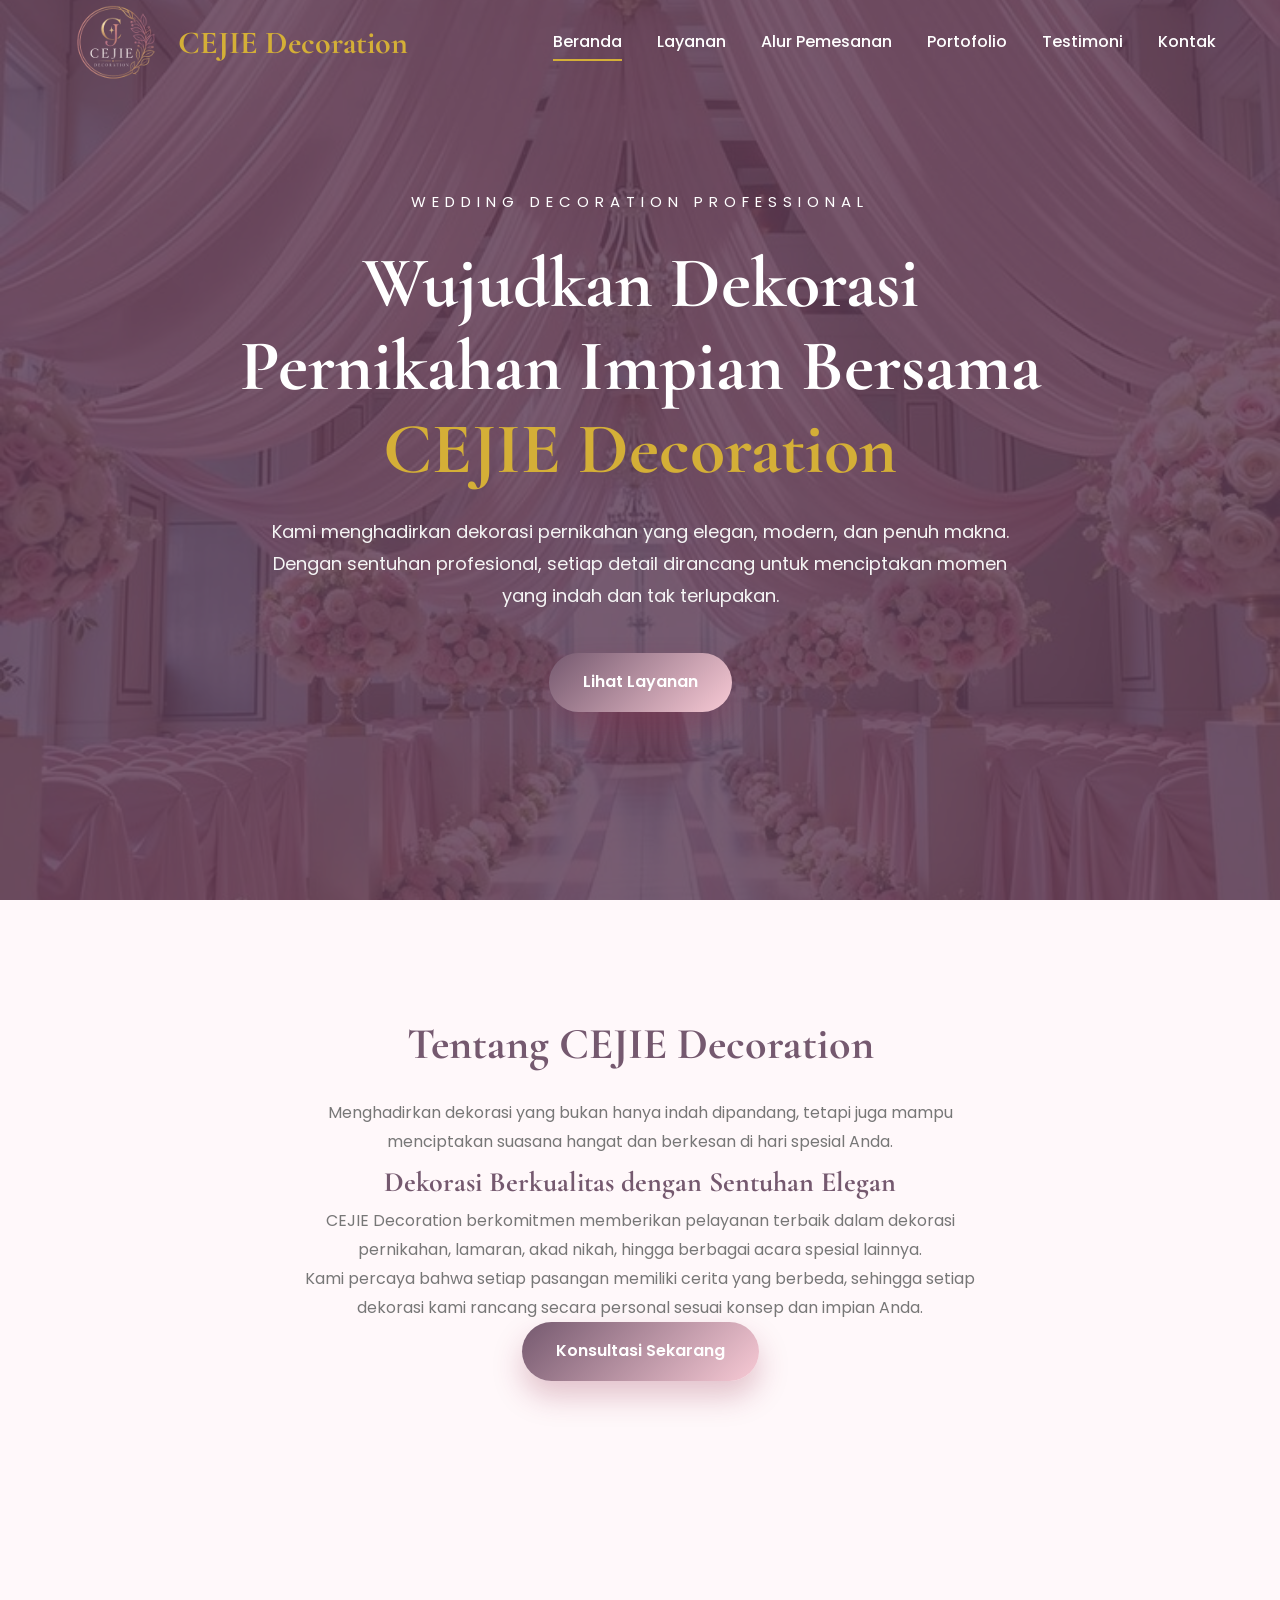
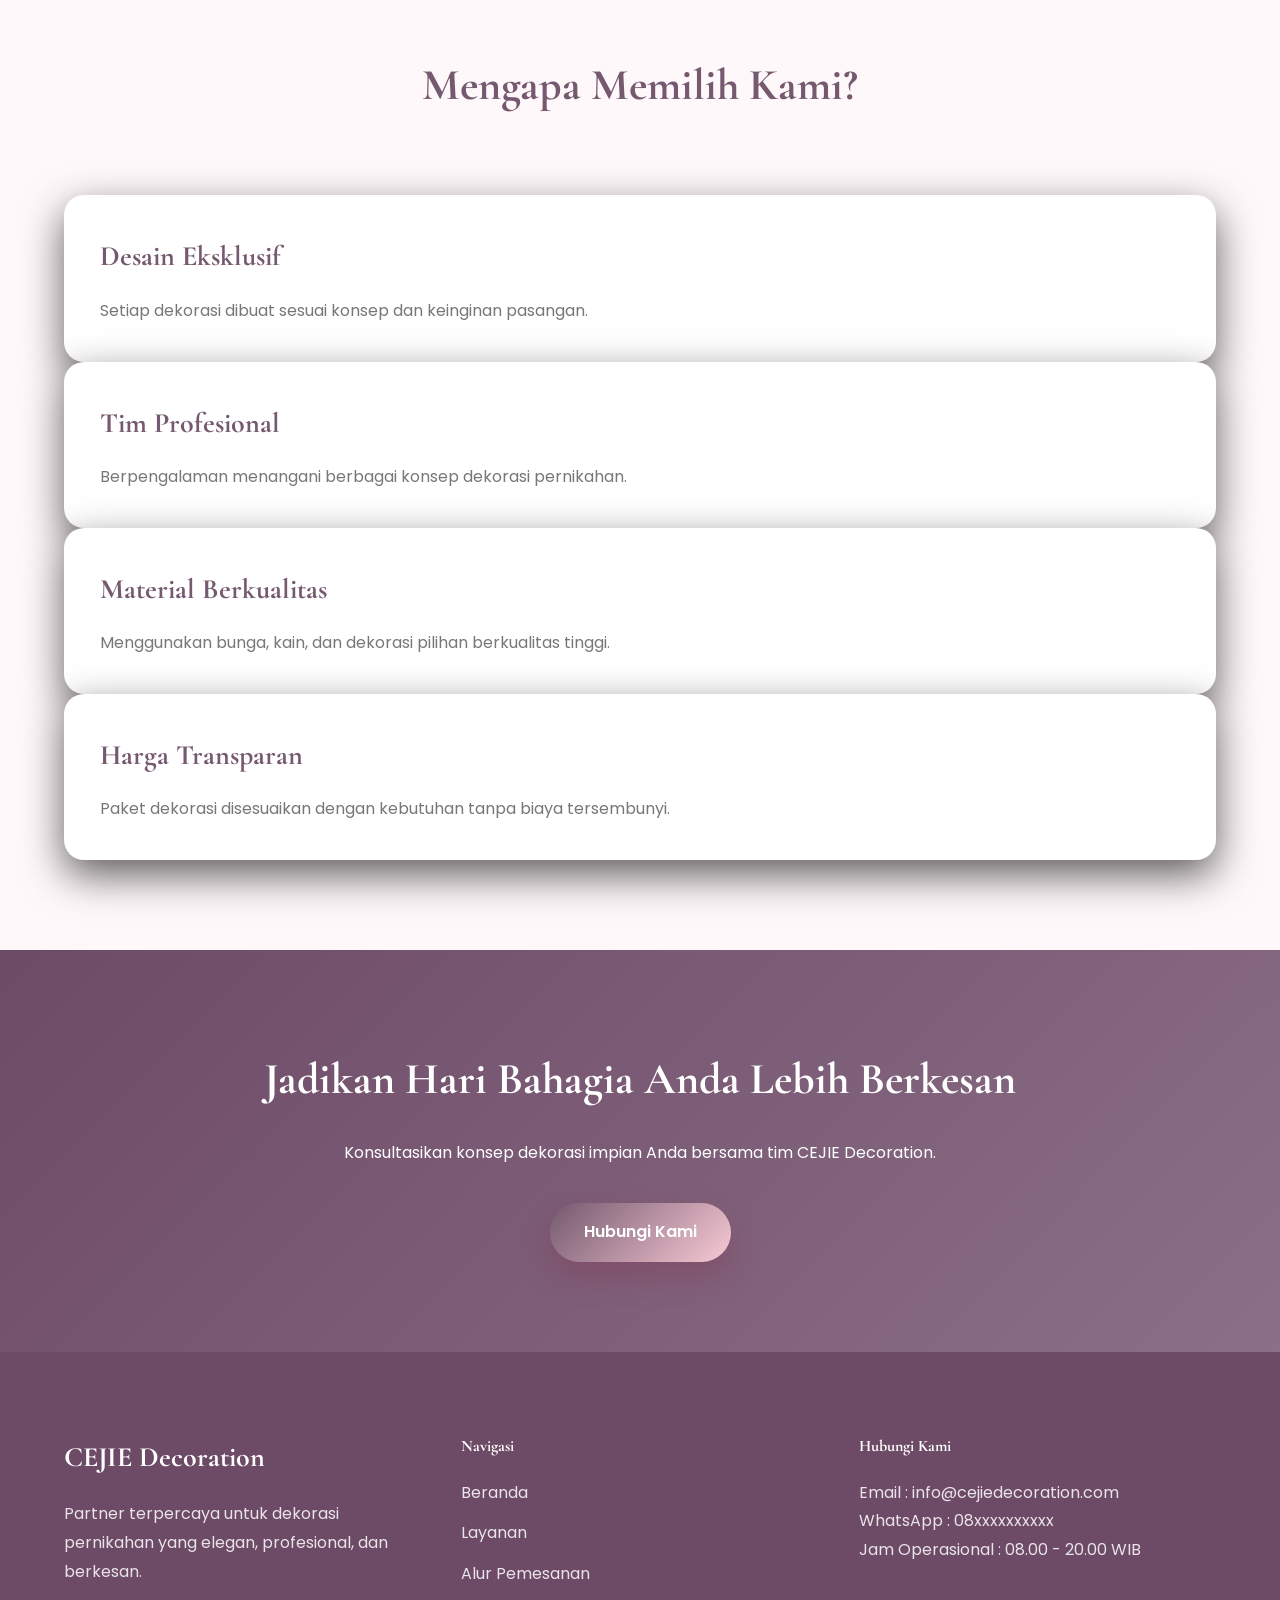
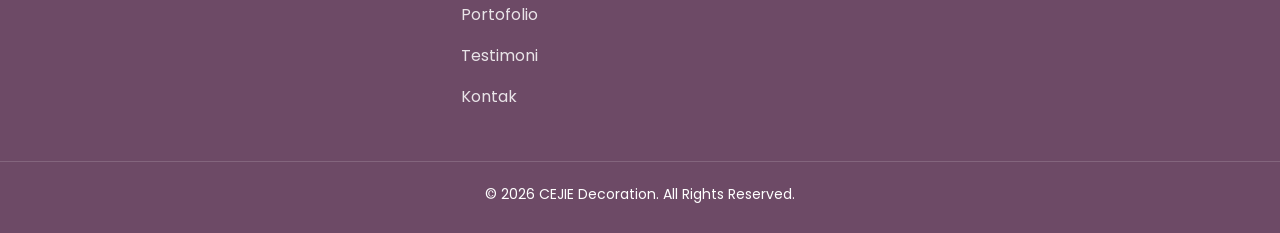
<file: index.html>
<!DOCTYPE html>
<html lang="id">
<head>
    <meta charset="UTF-8">
    <meta name="viewport" content="width=device-width, initial-scale=1.0">

    <meta name="description" content="CEJIE Decoration menghadirkan dekorasi pernikahan elegan, modern, dan berkesan untuk hari spesial Anda.">
    <meta name="keywords" content="Wedding Decoration, Dekorasi Pernikahan, Pelaminan, CEJIE Decoration">
    <meta name="author" content="CEJIE Decoration">

    <title>CEJIE Decoration | Beranda</title>

    <link rel="stylesheet" href="style.css">
</head>

<script>
document.addEventListener("DOMContentLoaded", function () {
    const elements = document.querySelectorAll(".fade-up, .zoom");

    const observer = new IntersectionObserver(function(entries){
        entries.forEach(function(entry){
            if(entry.isIntersecting){
                entry.target.classList.add("show");
            }
        });
    },{
        threshold:0.15
    });

    elements.forEach(function(el){
        observer.observe(el);
    });
});
</script>

<body>

<!-- ================= HEADER ================= -->
<header>

    <div class="container">

        <nav class="navbar">

            <a href="index.html" class="logo">
                <img src="gambar/logo.png" alt="Logo">
                <span>CEJIE Decoration</span>
            </a>

            <ul class="nav-menu">

                <li><a class="active" href="index.html">Beranda</a></li>
                <li><a href="layanan.html">Layanan</a></li>
                <li><a href="alurpemesanan.html">Alur Pemesanan</a></li>
                <li><a href="portofolio.html">Portofolio</a></li>
                <li><a href="testimoni.html">Testimoni</a></li>
                <li><a href="kontak.html">Kontak</a></li>

            </ul>

        </nav>

    </div>

</header>

<!-- ================= HERO ================= -->

<section class="hero fade-up">
    <div class="hero-overlay"></div>
    <div class="container">
        <div class="hero-content">
            <span class="hero-subtitle">
                WEDDING DECORATION PROFESSIONAL
            </span>

            <h1>
                Wujudkan Dekorasi <br>
                Pernikahan Impian Bersama <br>
                <span>CEJIE Decoration</span>
            </h1>

            <p>
                Kami menghadirkan dekorasi pernikahan yang elegan,
                modern, dan penuh makna.
                Dengan sentuhan profesional,
                setiap detail dirancang untuk menciptakan
                momen yang indah dan tak terlupakan.
            </p>

            <div class="hero-buttons">
                <a href="layanan.html" class="btn-primary">
                    Lihat Layanan
                </a>
            </div>

        </div>

    </div>

</section>

<!-- ================= ABOUT ================= -->

<section class="about fade-up">
    <div class="container">
        <div class="section-title">
            <h2>Tentang CEJIE Decoration</h2>
            <p>
                Menghadirkan dekorasi yang bukan hanya indah dipandang,
                tetapi juga mampu menciptakan suasana hangat dan berkesan
                di hari spesial Anda.
            </p>

        <div class="about-grid">

            <div class="about-content">

                <h3>
                    Dekorasi Berkualitas dengan Sentuhan Elegan
                </h3>

                <p>
                    CEJIE Decoration berkomitmen memberikan pelayanan
                    terbaik dalam dekorasi pernikahan, lamaran,
                    akad nikah, hingga berbagai acara spesial lainnya.
                </p>

                <p>
                    Kami percaya bahwa setiap pasangan memiliki cerita
                    yang berbeda, sehingga setiap dekorasi kami rancang
                    secara personal sesuai konsep dan impian Anda.
                </p>

                <a href="kontak.html" class="btn-primary">
                    Konsultasi Sekarang
                </a>

            </div>

        </div>

    </div>

</section>

<!-- ================= WHY CHOOSE US ================= -->

<section class="why zoom">
    <div class="container">
        <div class="section-title">
            <h2>Mengapa Memilih Kami?</h2>
        </div>
        <div class="card-grid">
            <div class="card">
                <h3>Desain Eksklusif</h3>
                <p>
                    Setiap dekorasi dibuat sesuai konsep dan keinginan
                    pasangan.
                </p>
            </div>

            <div class="card">
                <h3>Tim Profesional</h3>
                <p>
                    Berpengalaman menangani berbagai konsep dekorasi
                    pernikahan.
                </p>
            </div>

            <div class="card">
                <h3>Material Berkualitas</h3>
                <p>
                    Menggunakan bunga, kain, dan dekorasi pilihan
                    berkualitas tinggi.
                </p>
            </div>

            <div class="card">
                <h3>Harga Transparan</h3>
                <p>
                    Paket dekorasi disesuaikan dengan kebutuhan tanpa
                    biaya tersembunyi.
                </p>
            </div>

        </div>

    </div>

</section>

<!-- ================= CTA ================= -->

<section class="cta fade-up">
    <div class="container">
        <h2>
            Jadikan Hari Bahagia Anda Lebih Berkesan
        </h2>
        <p>
            Konsultasikan konsep dekorasi impian Anda bersama tim
            CEJIE Decoration.
        </p>

        <a href="kontak.html" class="btn-primary">
            Hubungi Kami
        </a>
    </div>
</section>

<!-- ================= FOOTER ================= -->

<footer>
    <div class="container footer-grid">
        <div>
            <h3>CEJIE Decoration</h3>
            <p>
                Partner terpercaya untuk dekorasi pernikahan yang
                elegan, profesional, dan berkesan.
            </p>
        </div>

        <div>
            <h4>Navigasi</h4>
            <ul>
                <li><a href="index.html">Beranda</a></li>
                <li><a href="layanan.html">Layanan</a></li>
                <li><a href="alurpemesanan.html">Alur Pemesanan</a></li>
                <li><a href="portofolio.html">Portofolio</a></li>
                <li><a href="testimoni.html">Testimoni</a></li>
                <li><a href="kontak.html">Kontak</a></li>
            </ul>

        </div>

        <div>

            <h4>Hubungi Kami</h4>
            <p>Email : info@cejiedecoration.com</p>
            <p>WhatsApp : 08xxxxxxxxxx</p>
            <p>Jam Operasional : 08.00 - 20.00 WIB</p>
        </div>

    </div>

    <div class="copyright">
        © 2026 CEJIE Decoration. All Rights Reserved.
    </div>

</footer>

</body>
</html>
</file>
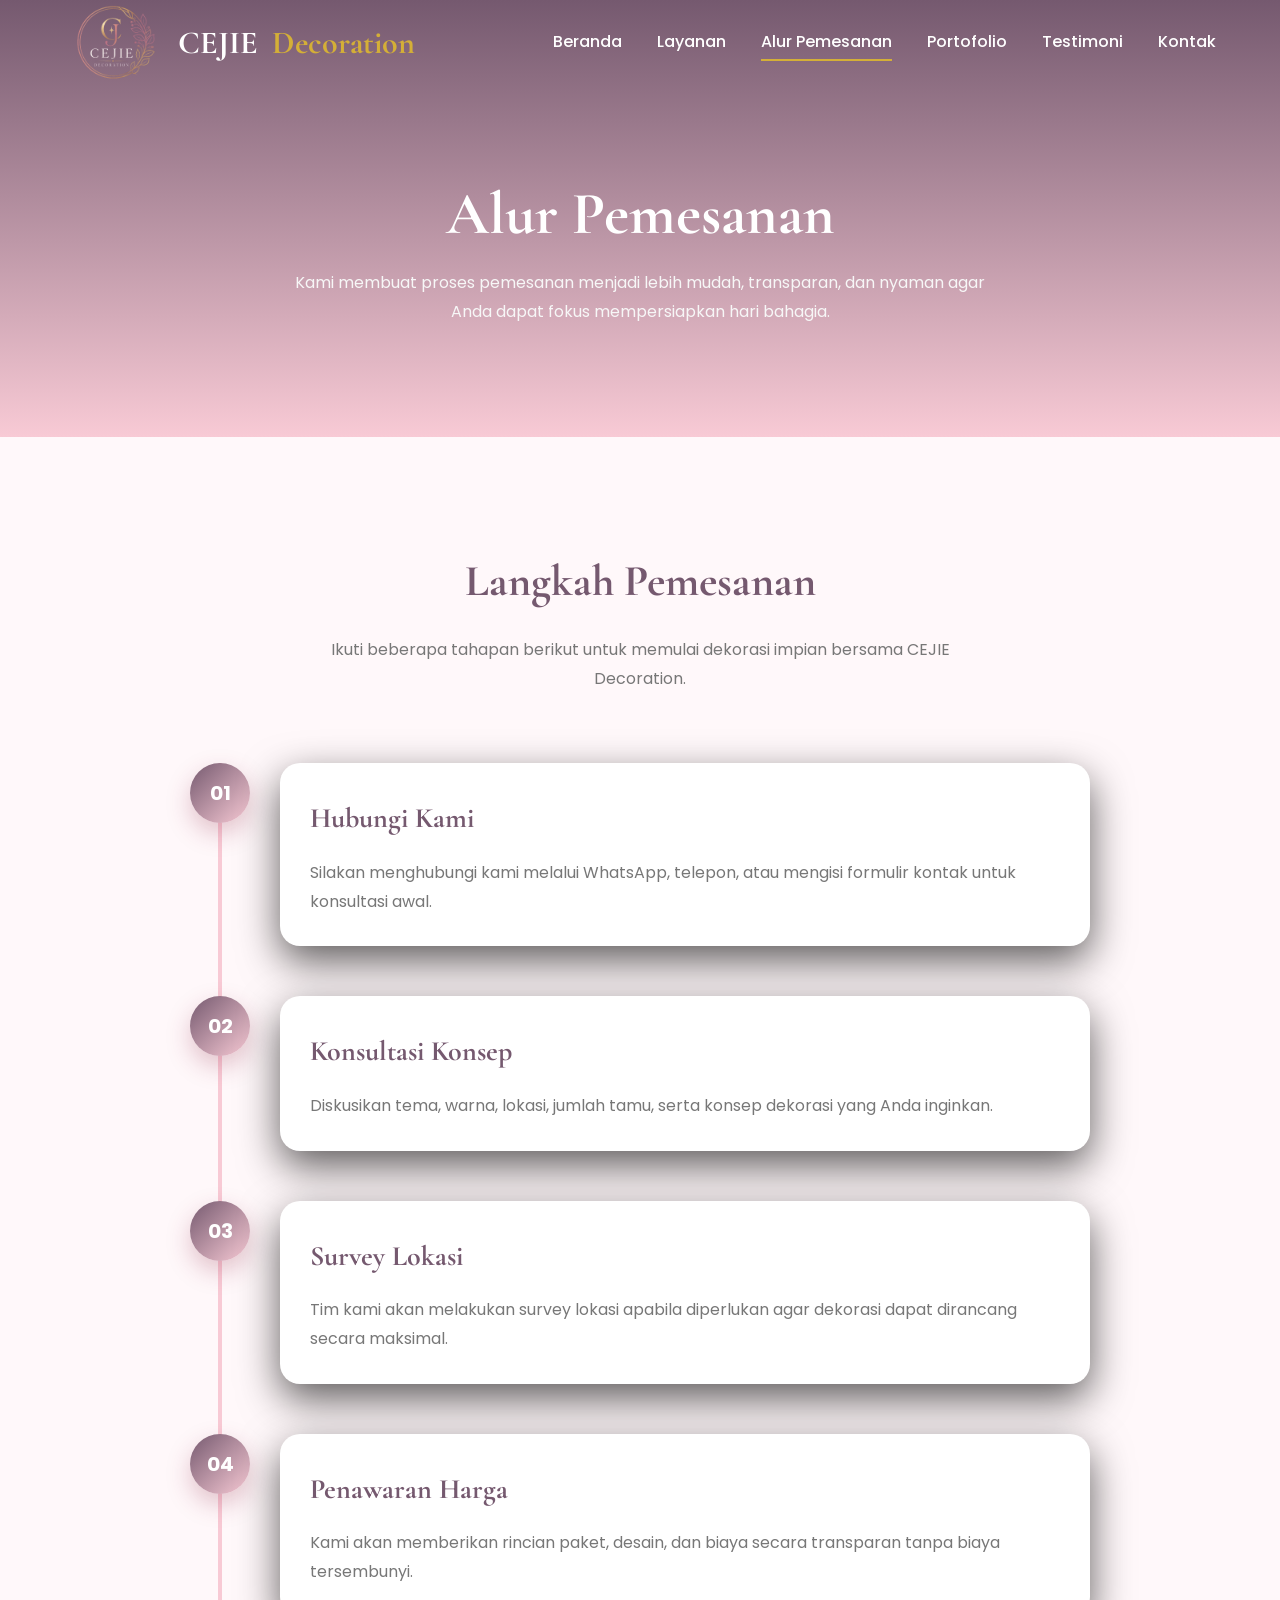
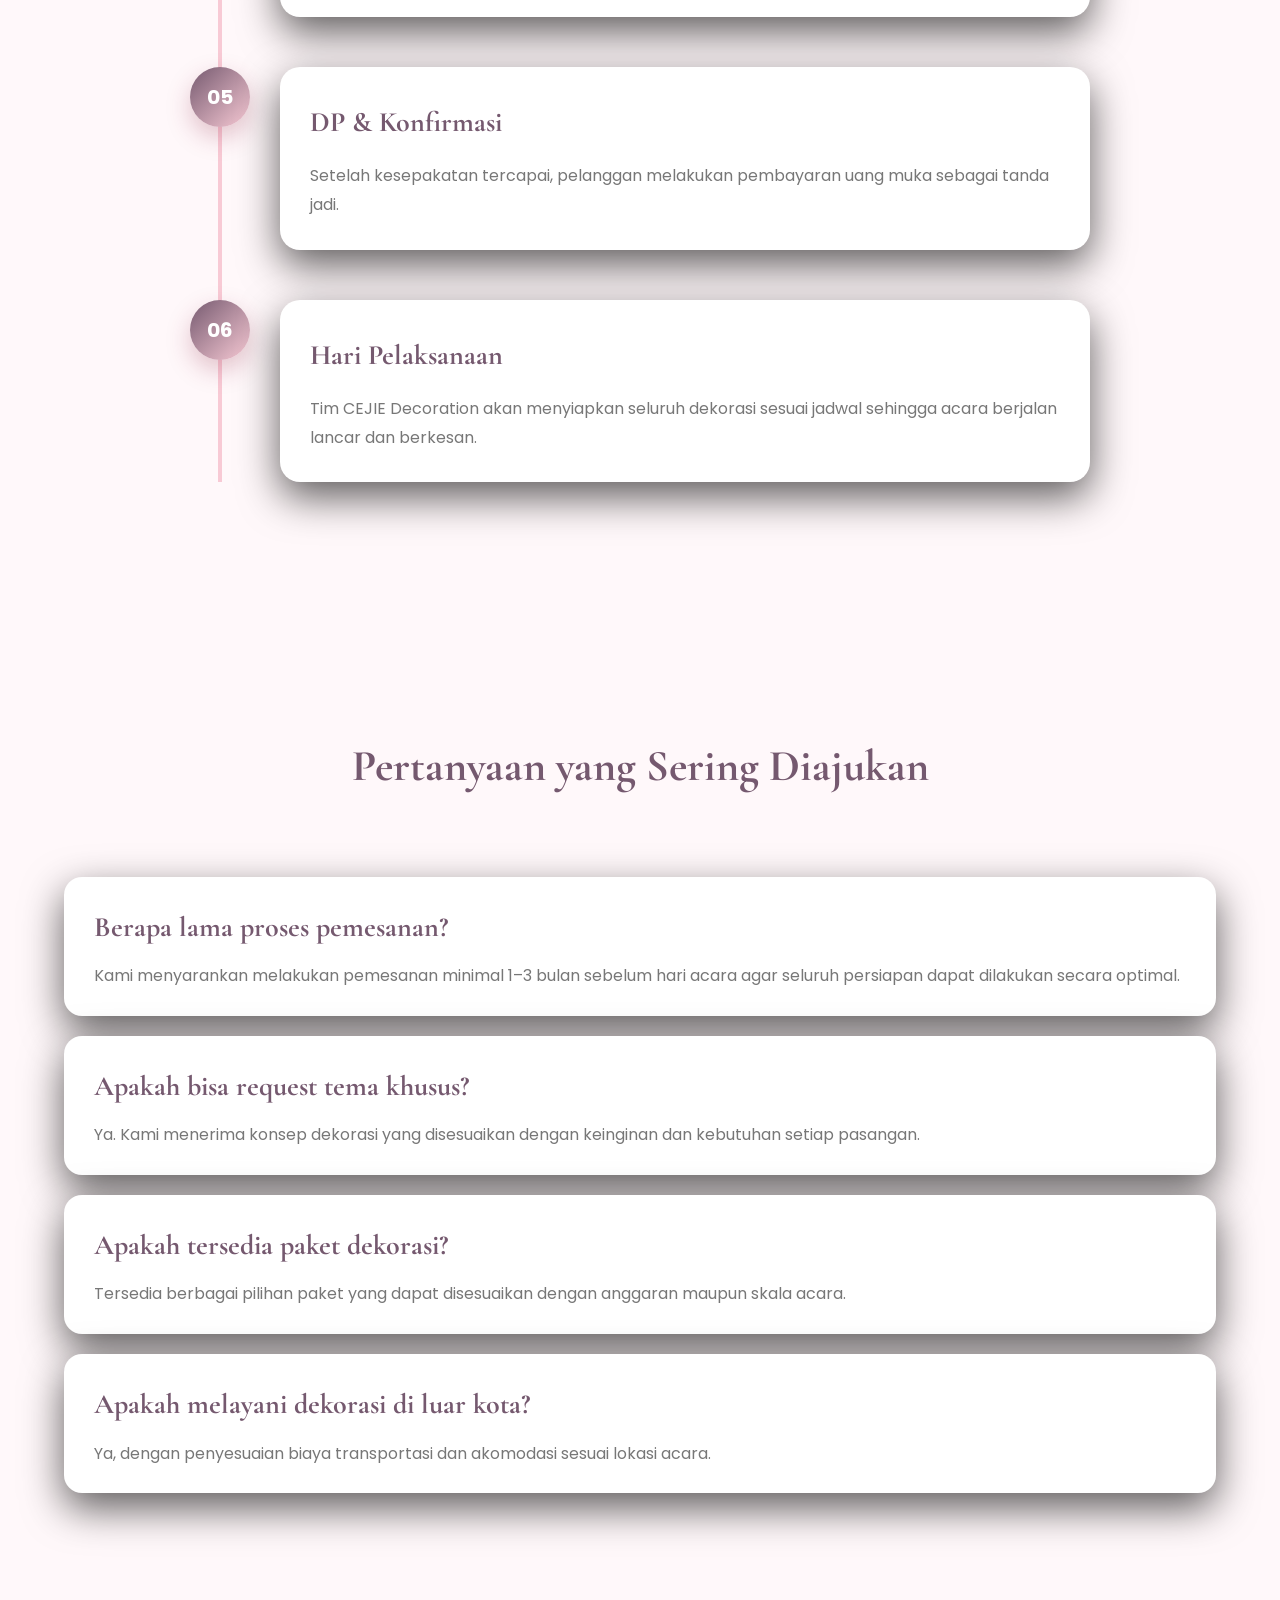
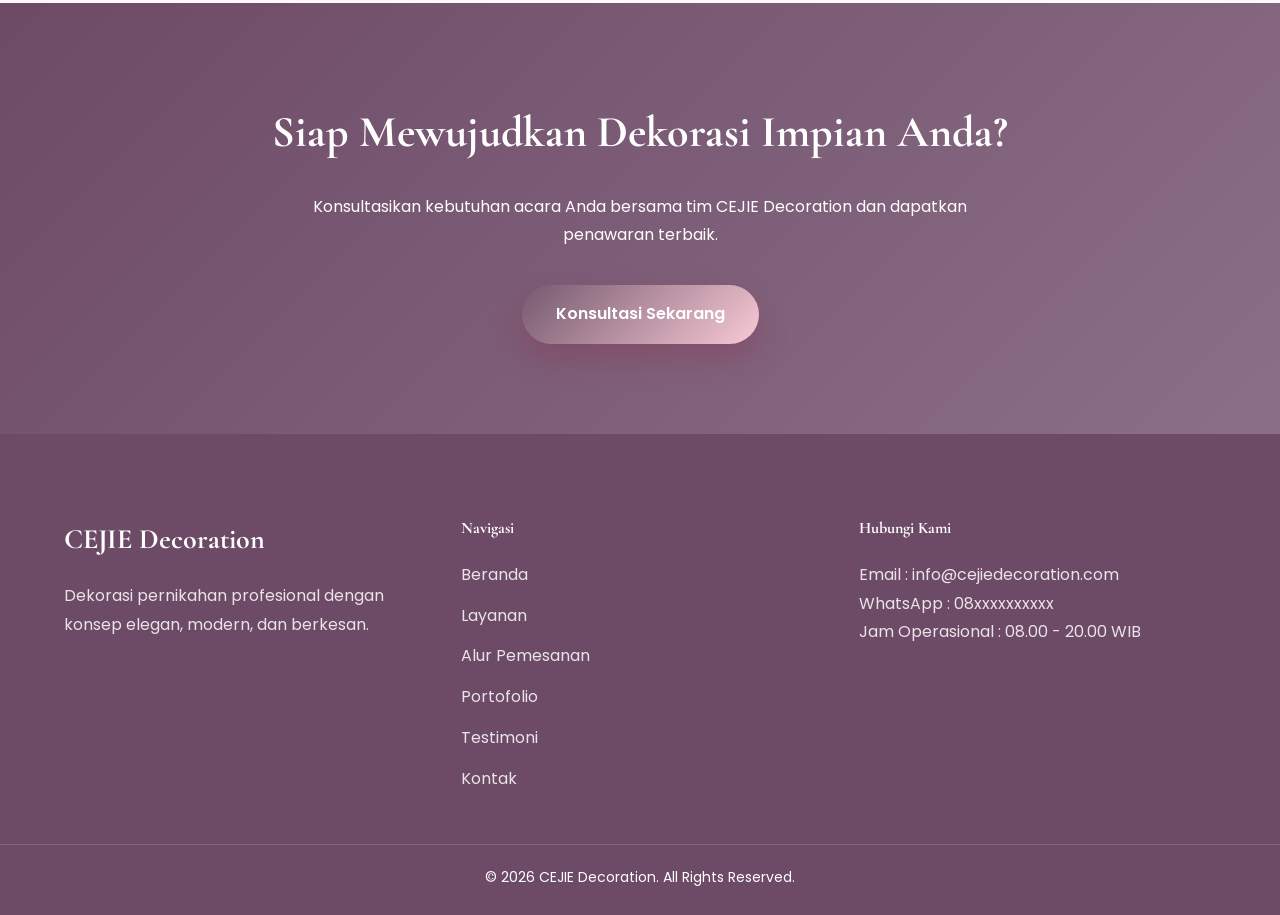
<file: alurpemesanan.html>
<!DOCTYPE html>
<html lang="id">
<head>

    <meta charset="UTF-8">
    <meta name="viewport" content="width=device-width, initial-scale=1.0">

    <title>Alur Pemesanan | CEJIE Decoration</title>

    <meta name="description" content="Proses pemesanan dekorasi di CEJIE Decoration yang mudah, transparan, dan profesional.">

    <link rel="stylesheet" href="style.css">

</head>

<script>
document.addEventListener("DOMContentLoaded", function () {
    const elements = document.querySelectorAll(".fade-up, .zoom");

    const observer = new IntersectionObserver(function(entries){
        entries.forEach(function(entry){
            if(entry.isIntersecting){
                entry.target.classList.add("show");
            }
        });
    },{
        threshold:0.15
    });

    elements.forEach(function(el){
        observer.observe(el);
    });
});
</script>

<body>

<!-- ================= HEADER ================= -->

<header>

    <div class="container">

        <nav class="navbar">

            <a href="alurpemesanan.html" class="logo">
                <img src="gambar/logo.png" alt="Logo">
                CEJIE <span>Decoration</span>
            </a>

            <ul class="nav-menu">
                <li><a href="index.html">Beranda</a></li>
                <li><a href="layanan.html">Layanan</a></li>
                <li><a class="active" href="alurpemesanan.html">Alur Pemesanan</a></li>
                <li><a href="portofolio.html">Portofolio</a></li>
                <li><a href="testimoni.html">Testimoni</a></li>
                <li><a href="kontak.html">Kontak</a></li>
            </ul>

        </nav>

    </div>

</header>

<!-- ================= PAGE HERO ================= -->

<section class="page-banner fade-up">
    <div class="container">
        <h1>Alur Pemesanan</h1>
        <p>
            Kami membuat proses pemesanan menjadi lebih mudah,
            transparan, dan nyaman agar Anda dapat fokus
            mempersiapkan hari bahagia.
        </p>
    </div>
</section>

<!-- ================= TIMELINE ================= -->

<section class="timeline-section fade-up">
    <div class="container">
        <div class="section-title">
            <h2>Langkah Pemesanan</h2>
            <p>
                Ikuti beberapa tahapan berikut untuk memulai
                dekorasi impian bersama CEJIE Decoration.
            </p>
        </div>
        <div class="timeline">

            <!-- STEP 1 -->
            <div class="timeline-item zoom">
                <div class="timeline-number">
                    01
                </div>
                <div class="timeline-content">
                    <h3>Hubungi Kami</h3>
                    <p>
                        Silakan menghubungi kami melalui WhatsApp,
                        telepon, atau mengisi formulir kontak untuk
                        konsultasi awal.
                    </p>
                </div>
            </div>

            <!-- STEP 2 -->

            <div class="timeline-item zoom">

                <div class="timeline-number">
                    02
                </div>

                <div class="timeline-content">

                    <h3>Konsultasi Konsep</h3>

                    <p>

                        Diskusikan tema, warna, lokasi,
                        jumlah tamu, serta konsep dekorasi
                        yang Anda inginkan.

                    </p>

                </div>

            </div>

            <!-- STEP 3 -->

            <div class="timeline-item zoom">

                <div class="timeline-number">
                    03
                </div>

                <div class="timeline-content">

                    <h3>Survey Lokasi</h3>

                    <p>

                        Tim kami akan melakukan survey lokasi
                        apabila diperlukan agar dekorasi dapat
                        dirancang secara maksimal.

                    </p>

                </div>

            </div>

            <!-- STEP 4 -->

            <div class="timeline-item zoom">

                <div class="timeline-number">
                    04
                </div>

                <div class="timeline-content">

                    <h3>Penawaran Harga</h3>

                    <p>

                        Kami akan memberikan rincian paket,
                        desain, dan biaya secara transparan
                        tanpa biaya tersembunyi.

                    </p>

                </div>

            </div>

            <!-- STEP 5 -->

            <div class="timeline-item zoom">

                <div class="timeline-number">
                    05
                </div>

                <div class="timeline-content">

                    <h3>DP & Konfirmasi</h3>

                    <p>

                        Setelah kesepakatan tercapai,
                        pelanggan melakukan pembayaran
                        uang muka sebagai tanda jadi.

                    </p>

                </div>

            </div>

            <!-- STEP 6 -->

            <div class="timeline-item zoom">

                <div class="timeline-number">
                    06
                </div>

                <div class="timeline-content">

                    <h3>Hari Pelaksanaan</h3>

                    <p>

                        Tim CEJIE Decoration akan menyiapkan
                        seluruh dekorasi sesuai jadwal sehingga
                        acara berjalan lancar dan berkesan.

                    </p>

                </div>

            </div>

        </div>

    </div>

</section>

<!-- ================= FAQ ================= -->

<section class="faq fade-up">

    <div class="container">

        <div class="section-title">

            <h2>Pertanyaan yang Sering Diajukan</h2>

        </div>

        <div class="faq-item zoom">

            <h3>Berapa lama proses pemesanan?</h3>

            <p>

                Kami menyarankan melakukan pemesanan minimal
                1–3 bulan sebelum hari acara agar seluruh
                persiapan dapat dilakukan secara optimal.

            </p>

        </div>

        <div class="faq-item zoom">

            <h3>Apakah bisa request tema khusus?</h3>

            <p>

                Ya. Kami menerima konsep dekorasi yang
                disesuaikan dengan keinginan dan kebutuhan
                setiap pasangan.

            </p>

        </div>

        <div class="faq-item zoom">

            <h3>Apakah tersedia paket dekorasi?</h3>

            <p>

                Tersedia berbagai pilihan paket yang dapat
                disesuaikan dengan anggaran maupun skala acara.

            </p>

        </div>

        <div class="faq-item zoom">

            <h3>Apakah melayani dekorasi di luar kota?</h3>

            <p>

                Ya, dengan penyesuaian biaya transportasi
                dan akomodasi sesuai lokasi acara.

            </p>

        </div>

    </div>

</section>

<!-- ================= CTA ================= -->

<section class="cta fade-up">

    <div class="container">

        <h2>

            Siap Mewujudkan Dekorasi Impian Anda?

        </h2>

        <p>

            Konsultasikan kebutuhan acara Anda bersama tim
            CEJIE Decoration dan dapatkan penawaran terbaik.

        </p>

        <a href="kontak.html" class="btn-primary">

            Konsultasi Sekarang

        </a>

    </div>

</section>

<!-- ================= FOOTER ================= -->

<footer>

    <div class="container footer-grid">

        <div>

            <h3>CEJIE Decoration</h3>

            <p>

                Dekorasi pernikahan profesional dengan konsep
                elegan, modern, dan berkesan.

            </p>

        </div>

        <div>

            <h4>Navigasi</h4>

            <ul>

                <li><a href="index.html">Beranda</a></li>

                <li><a href="layanan.html">Layanan</a></li>

                <li><a href="alur-pemesanan.html">Alur Pemesanan</a></li>

                <li><a href="portofolio.html">Portofolio</a></li>

                <li><a href="testimoni.html">Testimoni</a></li>

                <li><a href="kontak.html">Kontak</a></li>

            </ul>

        </div>

        <div>

            <h4>Hubungi Kami</h4>

            <p>Email : info@cejiedecoration.com</p>

            <p>WhatsApp : 08xxxxxxxxxx</p>

            <p>Jam Operasional : 08.00 - 20.00 WIB</p>

        </div>

    </div>

    <div class="copyright">

        © 2026 CEJIE Decoration. All Rights Reserved.

    </div>

</footer>

</body>
</html>
</file>
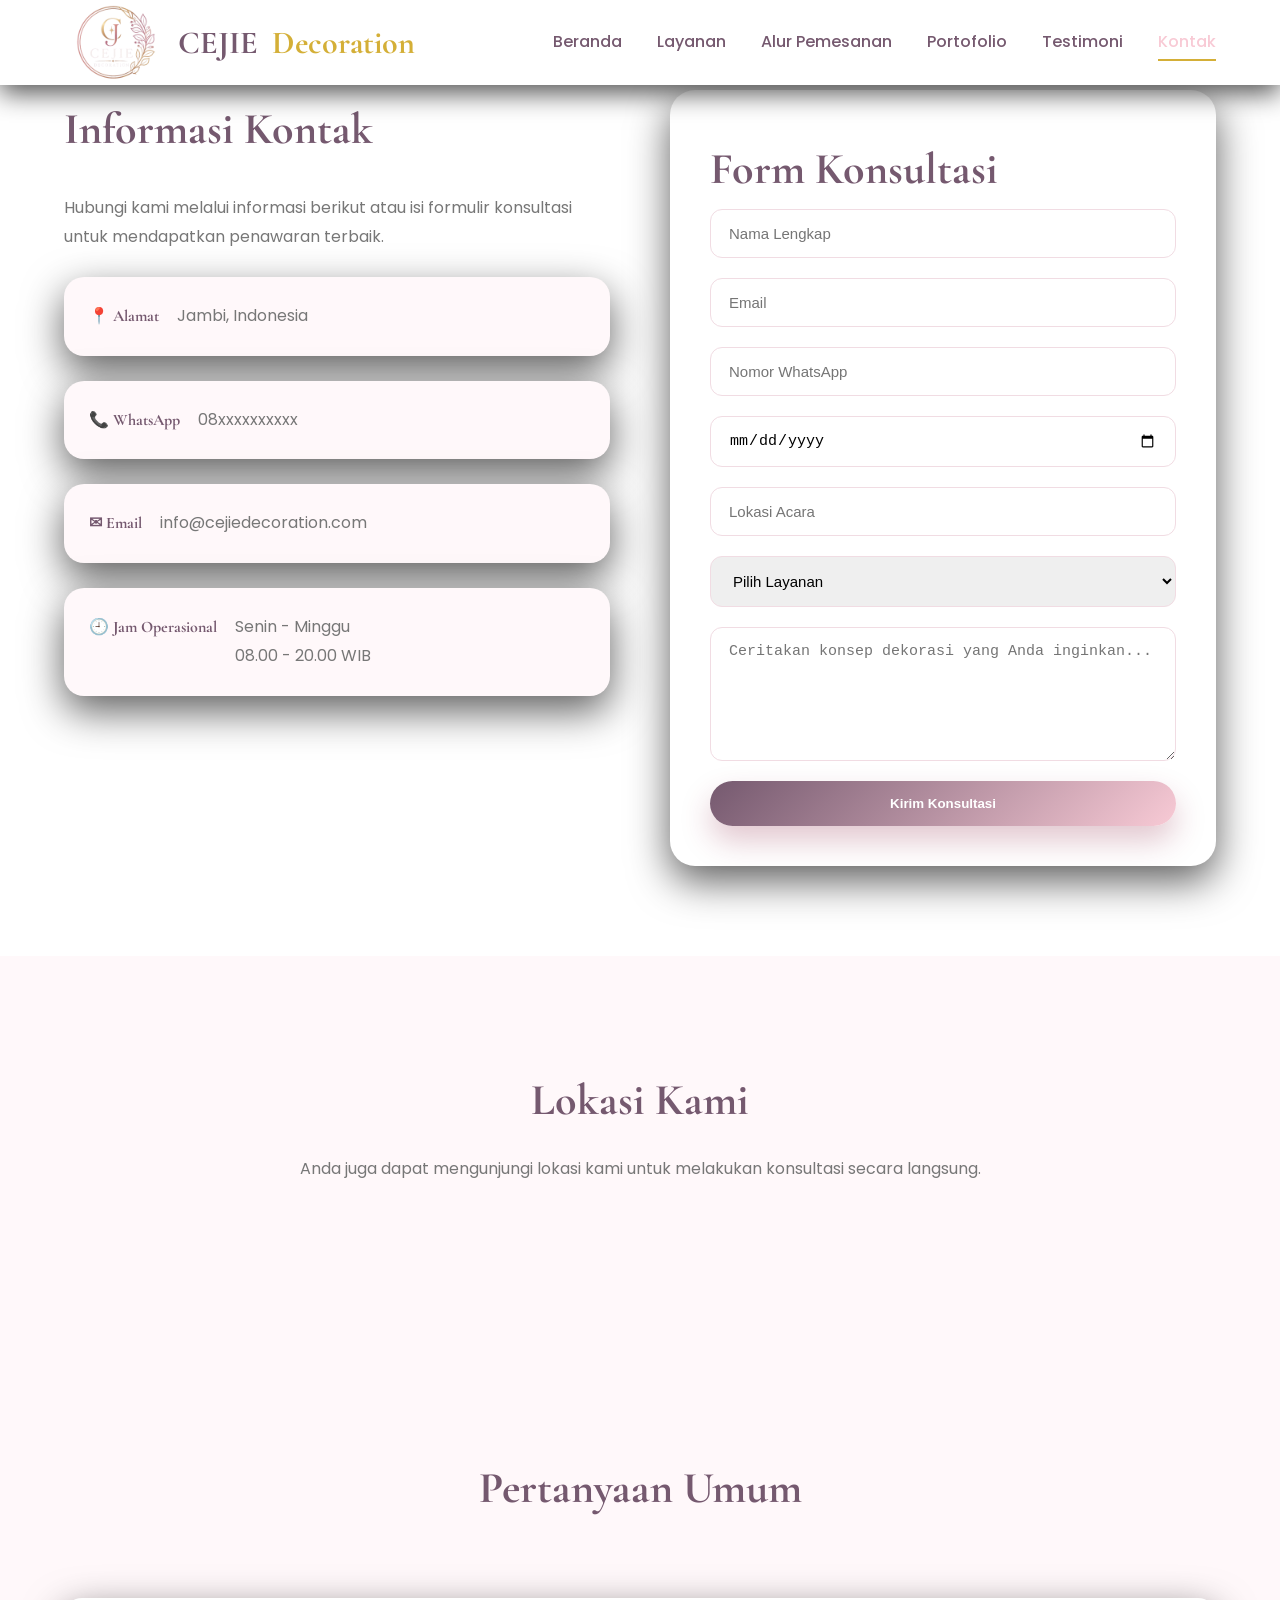
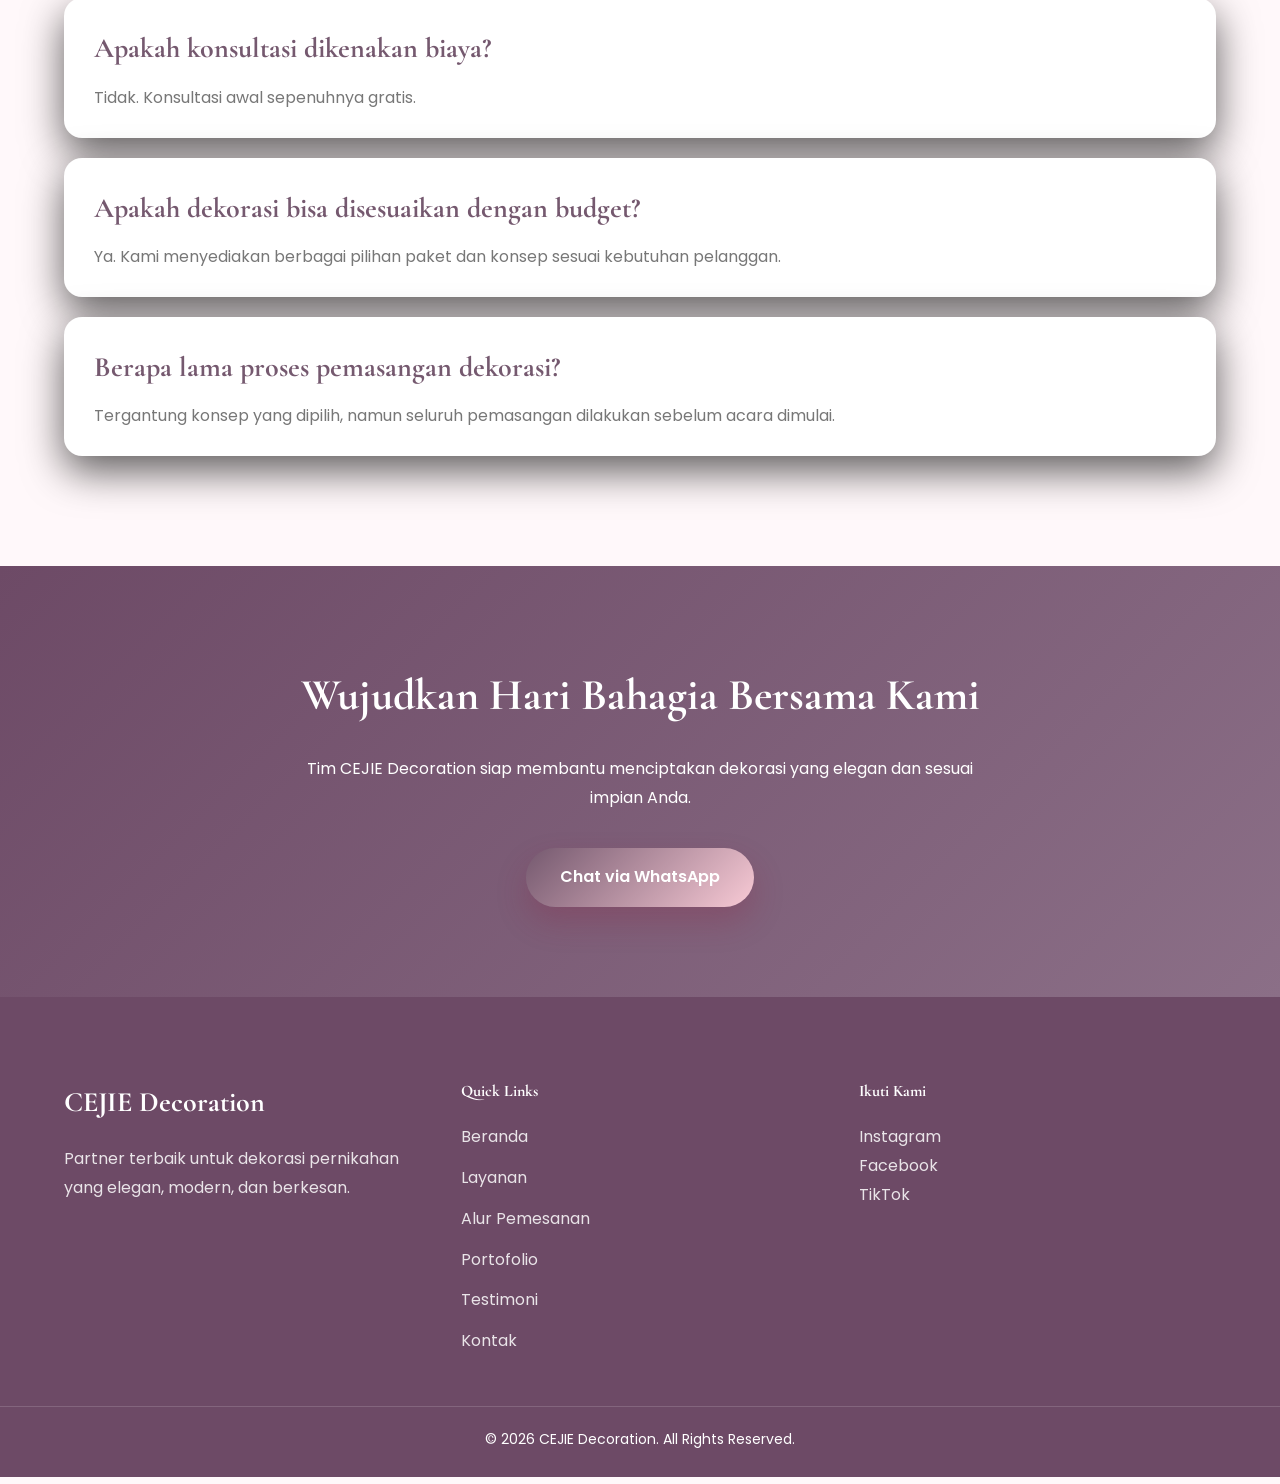
<file: kontak.html>
<!DOCTYPE html>
<html lang="id">

<head>

    <meta charset="UTF-8">
    <meta name="viewport" content="width=device-width, initial-scale=1.0">

    <title>Kontak | CEJIE Decoration</title>

    <meta name="description" content="Hubungi CEJIE Decoration untuk konsultasi dekorasi pernikahan, lamaran, akad, dan berbagai acara spesial.">

    <link rel="stylesheet" href="style.css">

</head>

<script>
document.addEventListener("DOMContentLoaded", function () {
    const elements = document.querySelectorAll(".fade-up, .zoom");

    const observer = new IntersectionObserver(function(entries){
        entries.forEach(function(entry){
            if(entry.isIntersecting){
                entry.target.classList.add("show");
            }
        });
    },{
        threshold:0.15
    });

    elements.forEach(function(el){
        observer.observe(el);
    });
});
</script>

<body class="inner-page">

<!-- ================= HEADER ================= -->

<header>

    <div class="container">

        <nav class="navbar">

            <a href="kontak.html" class="logo">
                <img src="gambar/logo.png" alt="Logo">
                CEJIE <span>Decoration</span>
            </a>

            <ul class="nav-menu">
                <li><a href="index.html">Beranda</a></li>
                <li><a href="layanan.html">Layanan</a></li>
                <li><a href="alurpemesanan.html">Alur Pemesanan</a></li>
                <li><a href="portofolio.html">Portofolio</a></li>
                <li><a href="testimoni.html">Testimoni</a></li>
                <li><a class="active" href="kontak.html">Kontak</a></li>
            </ul>

        </nav>

    </div>

</header>

<!-- ================= CONTACT ================= -->

<section class="contact fade-up">
    <div class="container contact-grid">

        <!-- LEFT -->
        <div class="contact-info">
            <h2>Informasi Kontak</h2>
            <p>
                Hubungi kami melalui informasi berikut atau isi formulir
                konsultasi untuk mendapatkan penawaran terbaik.
            </p>

            <div class="info-box">
                <h4>📍 Alamat</h4>
                <p>
                    Jambi, Indonesia
                </p>
            </div>

            <div class="info-box">
                <h4>📞 WhatsApp</h4>
                <p>
                    08xxxxxxxxxx
                </p>
            </div>

            <div class="info-box">
                <h4>✉ Email</h4>
                <p>
                    info@cejiedecoration.com
                </p>

            </div>
            <div class="info-box">
                <h4>🕘 Jam Operasional</h4>
                <p>
                    Senin - Minggu
                    <br>
                    08.00 - 20.00 WIB
                </p>

            </div>

        </div>

        <!-- RIGHT -->

        <div class="contact-form">
            <h2>Form Konsultasi</h2>
            <form>
                <input
                    type="text"
                    placeholder="Nama Lengkap"
                    required
                >
                <input
                    type="email"
                    placeholder="Email"
                    required
                >
                <input
                    type="tel"
                    placeholder="Nomor WhatsApp"
                    required
                >
                <input
                    type="date"
                >
                <input
                    type="text"
                    placeholder="Lokasi Acara"
                >
                <select>
                    <option>Pilih Layanan</option>
                    <option>Pelaminan</option>
                    <option>Akad Nikah</option>
                    <option>Resepsi</option>
                    <option>Lamaran</option>
                    <option>Photobooth</option>
                    <option>Custom Decoration</option>
                </select>

                <textarea
                    rows="6"
                    placeholder="Ceritakan konsep dekorasi yang Anda inginkan..."
                ></textarea>

                <button class="btn-primary">
                    Kirim Konsultasi
                </button>

            </form>

        </div>

    </div>

</section>

<!-- ================= MAP ================= -->

<section class="map-section">
    <div class="container">
        <div class="section-title">
            <h2>Lokasi Kami</h2>
            <p>
                Anda juga dapat mengunjungi lokasi kami
                untuk melakukan konsultasi secara langsung.
            </p>
        </div>

    </div>

</section>

<!-- ================= FAQ ================= -->

<section class="faq zoom">

    <div class="container">

        <div class="section-title">

            <h2>Pertanyaan Umum</h2>

        </div>

        <div class="faq-item">

            <h3>Apakah konsultasi dikenakan biaya?</h3>

            <p>

                Tidak.
                Konsultasi awal sepenuhnya gratis.

            </p>

        </div>

        <div class="faq-item">

            <h3>Apakah dekorasi bisa disesuaikan dengan budget?</h3>

            <p>

                Ya.
                Kami menyediakan berbagai pilihan paket dan konsep
                sesuai kebutuhan pelanggan.

            </p>

        </div>

        <div class="faq-item">

            <h3>Berapa lama proses pemasangan dekorasi?</h3>

            <p>

                Tergantung konsep yang dipilih,
                namun seluruh pemasangan dilakukan sebelum acara dimulai.

            </p>

        </div>

    </div>

</section>

<!-- ================= CTA ================= -->

<section class="cta fade-up">

    <div class="container">

        <h2>

            Wujudkan Hari Bahagia Bersama Kami

        </h2>

        <p>

            Tim CEJIE Decoration siap membantu menciptakan dekorasi
            yang elegan dan sesuai impian Anda.

        </p>

        <a href="https://wa.me/6282279413968" class="btn-primary">

            Chat via WhatsApp

        </a>

    </div>

</section>

<!-- ================= FOOTER ================= -->

<footer>

    <div class="container footer-grid">

        <div>

            <h3>CEJIE Decoration</h3>

            <p>

                Partner terbaik untuk dekorasi
                pernikahan yang elegan,
                modern,
                dan berkesan.

            </p>

        </div>

        <div>

            <h4>Quick Links</h4>

            <ul>

                <li><a href="index.html">Beranda</a></li>

                <li><a href="layanan.html">Layanan</a></li>

                <li><a href="alurpemesanan.html">Alur Pemesanan</a></li>

                <li><a href="portofolio.html">Portofolio</a></li>

                <li><a href="testimoni.html">Testimoni</a></li>

                <li><a href="kontak.html">Kontak</a></li>

            </ul>

        </div>

        <div>

            <h4>Ikuti Kami</h4>

            <p>Instagram</p>

            <p>Facebook</p>

            <p>TikTok</p>

        </div>

    </div>

    <div class="copyright">

        © 2026 CEJIE Decoration. All Rights Reserved.

    </div>

</footer>

</body>

</html>
</file>
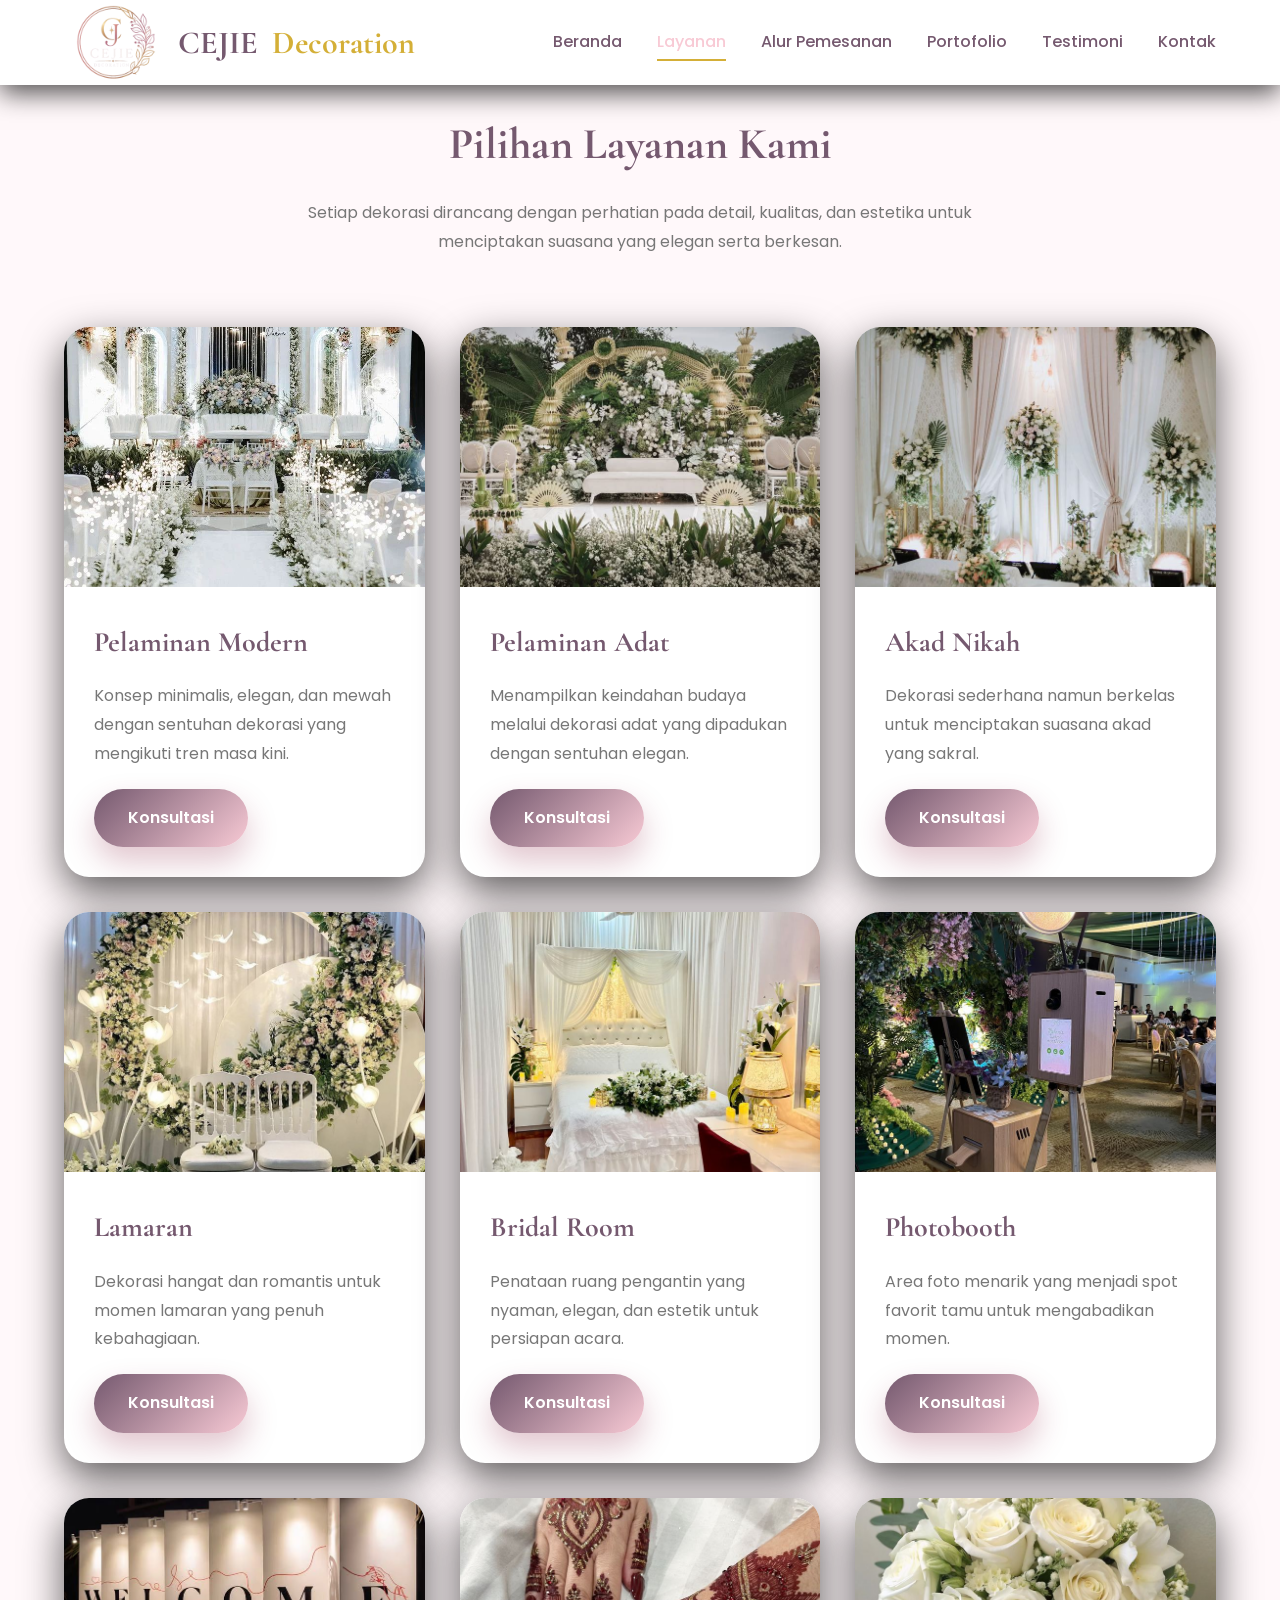
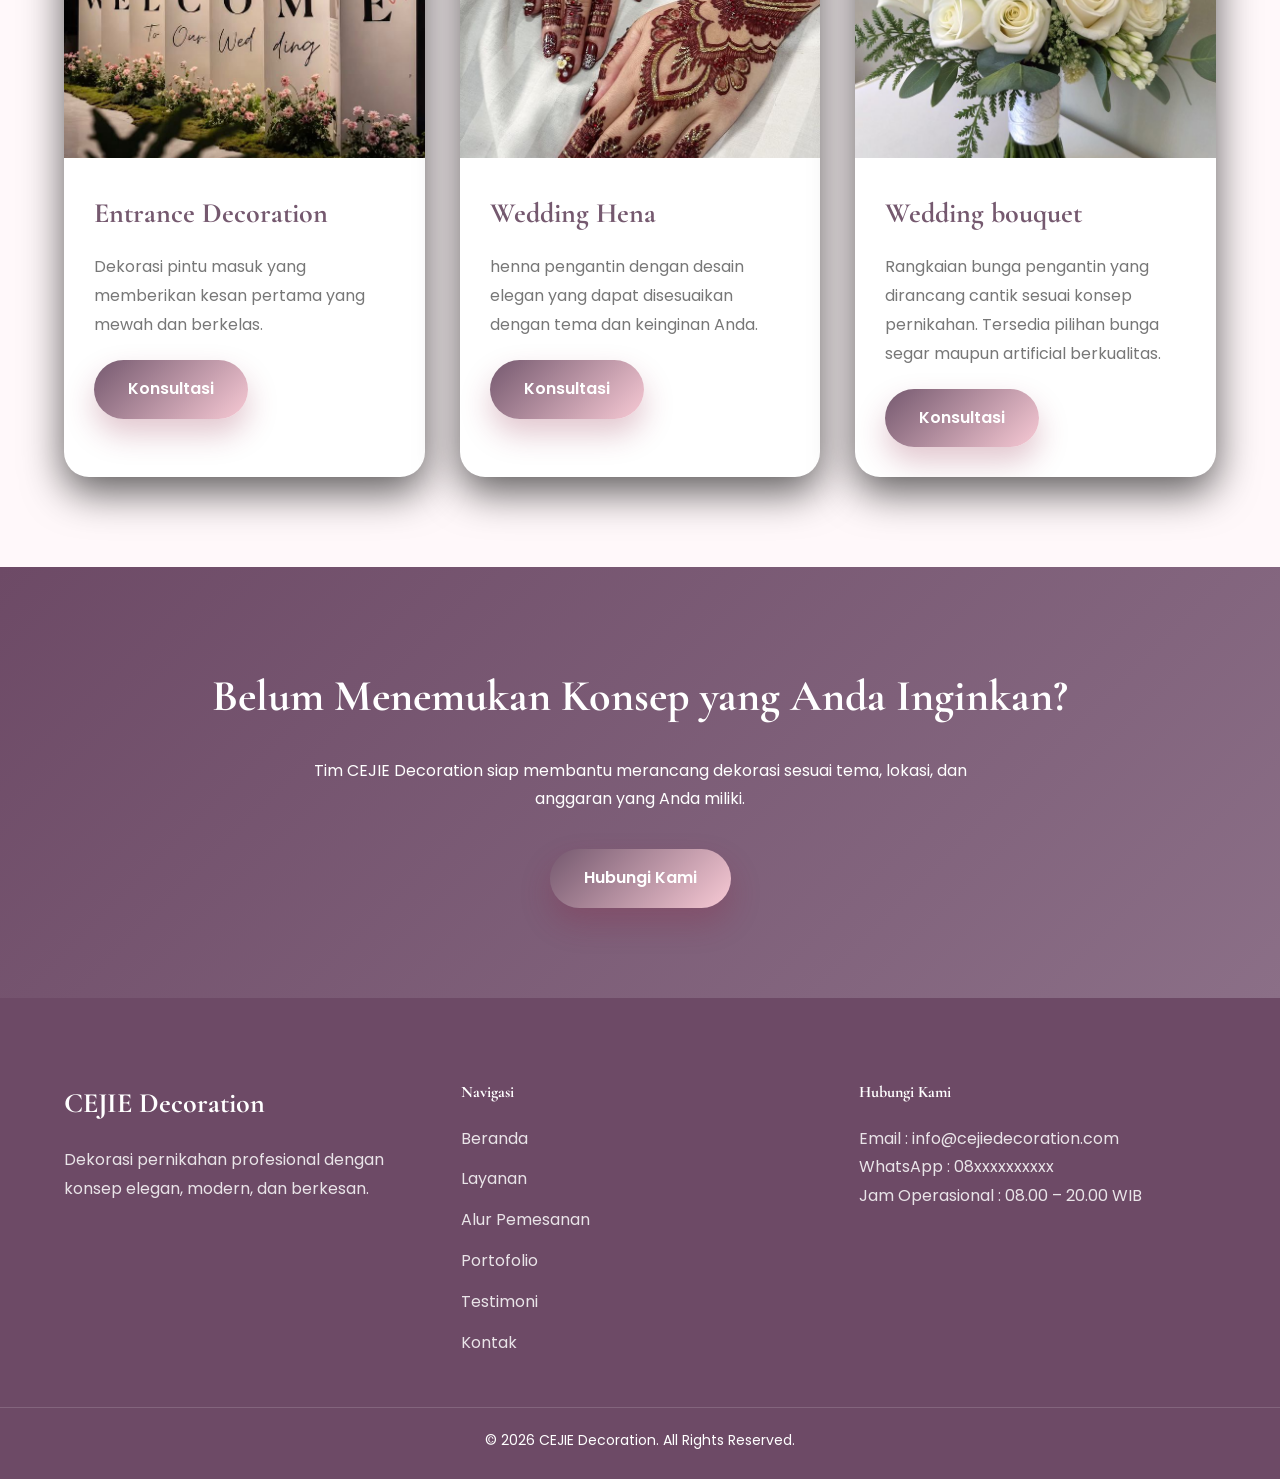
<file: layanan.html>
<!DOCTYPE html>
<html lang="id">
<head>
    <meta charset="UTF-8">
    <meta name="viewport" content="width=device-width, initial-scale=1.0">

    <title>Layanan | CEJIE Decoration</title>

    <meta name="description" content="Berbagai layanan dekorasi pernikahan dari CEJIE Decoration untuk mewujudkan momen istimewa Anda.">

    <link rel="stylesheet" href="style.css">
</head>

<script>
document.addEventListener("DOMContentLoaded", function () {
    const elements = document.querySelectorAll(".fade-up, .zoom");

    const observer = new IntersectionObserver(function(entries){
        entries.forEach(function(entry){
            if(entry.isIntersecting){
                entry.target.classList.add("show");
            }
        });
    },{
        threshold:0.15
    });

    elements.forEach(function(el){
        observer.observe(el);
    });
});
</script>

<body class="inner-page">


<!-- ================= HEADER ================= -->

<header>

    <div class="container">
        <nav class="navbar">
            <a href="layanan.html" class="logo">
                <img src="gambar/logo.png" alt="Logo">
                CEJIE <span>Decoration</span>
            </a>

            <ul class="nav-menu">
                <li><a href="index.html">Beranda</a></li>
                <li><a class="active" href="layanan.html">Layanan</a></li>
                <li><a href="alurpemesanan.html">Alur Pemesanan</a></li>
                <li><a href="portofolio.html">Portofolio</a></li>
                <li><a href="testimoni.html">Testimoni</a></li>
                <li><a href="kontak.html">Kontak</a></li>
            </ul>
        </nav>
    </div>
</header>

<!-- ================= SERVICES ================= -->

<section class="services fade-up">
    <div class="container">
        <div class="section-title">
            <h2>Pilihan Layanan Kami</h2>
            <p>
                Setiap dekorasi dirancang dengan perhatian pada detail,
                kualitas, dan estetika untuk menciptakan suasana yang
                elegan serta berkesan.
            </p>
        </div>

        <div class="service-grid">

            <!-- CARD 1 -->

            <div class="service-card zoom">
                <img src="gambar/pelaminan modern.jpeg" alt="Pelaminan Modern">
                <div class="service-content">
                    <h3>Pelaminan Modern</h3>
                    <p>
                        Konsep minimalis, elegan, dan mewah dengan
                        sentuhan dekorasi yang mengikuti tren masa kini.
                    </p>
                    <a href="kontak.html" class="btn-primary">
                        Konsultasi
                    </a>
                </div>
            </div>

            <!-- CARD 2 -->

            <div class="service-card zoom">
                <img src="gambar/pelaminan adat.jpeg" alt="Pelaminan Adat">
                <div class="service-content">
                    <h3>Pelaminan Adat</h3>
                    <p>
                        Menampilkan keindahan budaya melalui dekorasi
                        adat yang dipadukan dengan sentuhan elegan.
                    </p>
                    <a href="kontak.html" class="btn-primary">
                        Konsultasi
                    </a>
                </div>
            </div>

            <!-- CARD 3 -->

            <div class="service-card zoom">
                <img src="gambar/akad nikah.jpeg" alt="Akad Nikah">
                <div class="service-content">
                    <h3>Akad Nikah</h3>
                    <p>
                        Dekorasi sederhana namun berkelas untuk
                        menciptakan suasana akad yang sakral.
                    </p>
                    <a href="kontak.html" class="btn-primary">
                        Konsultasi
                    </a>
                </div>
            </div>


            <!-- CARD 4 -->

            <div class="service-card zoom">
                <img src="gambar/lamaran.jpeg" alt="Lamaran">
                <div class="service-content">
                    <h3>Lamaran</h3>
                    <p>
                        Dekorasi hangat dan romantis untuk momen
                        lamaran yang penuh kebahagiaan.
                    </p>
                    <a href="kontak.html" class="btn-primary">
                        Konsultasi
                    </a>
                </div>
            </div>

            <!-- CARD 5 -->

            <div class="service-card zoom">
                <img src="gambar/bridal room.jpeg" alt="Bridal Room">
                <div class="service-content">
                    <h3>Bridal Room</h3>
                    <p>
                        Penataan ruang pengantin yang nyaman,
                        elegan, dan estetik untuk persiapan acara.
                    </p>
                    <a href="kontak.html" class="btn-primary">
                        Konsultasi
                    </a>

                </div>

            </div>

            <!-- CARD 6 -->

            <div class="service-card zoom">
                <img src="gambar/photobooth.jpeg" alt="Photobooth">
                <div class="service-content">
                    <h3>Photobooth</h3>
                    <p>
                        Area foto menarik yang menjadi spot favorit
                        tamu untuk mengabadikan momen.
                    </p>
                    <a href="kontak.html" class="btn-primary">
                        Konsultasi
                    </a>
                </div>
            </div>

            <!-- CARD 7 -->

            <div class="service-card zoom">
                <img src="gambar/entrance.jpeg" alt="Entrance Decoration">
                <div class="service-content">
                    <h3>Entrance Decoration</h3>
                    <p>
                        Dekorasi pintu masuk yang memberikan kesan
                        pertama yang mewah dan berkelas.
                    </p>
                    <a href="kontak.html" class="btn-primary">
                        Konsultasi
                    </a>
                </div>
            </div>

            <!-- CARD 8 -->

            <div class="service-card zoom">
                <img src="gambar/hena.jpeg" alt="Wedding Hena">
                <div class="service-content">
                    <h3>Wedding Hena</h3>
                    <p>
                    henna pengantin dengan desain elegan yang dapat 
                    disesuaikan dengan tema dan keinginan Anda.
                    </p>
                    <a href="kontak.html" class="btn-primary">
                        Konsultasi
                    </a>
                </div>
            </div>

            <!-- CARD 9 -->

            <div class="service-card zoom">
                <img src="gambar/bouquet.jpg" alt="Wedding bouquet">
                <div class="service-content">
                    <h3>Wedding bouquet</h3>
                    <p>
                    Rangkaian bunga pengantin yang dirancang cantik sesuai konsep pernikahan.
                    Tersedia pilihan bunga segar maupun artificial berkualitas.       
                    </p>
                    <a href="kontak.html" class="btn-primary">
                        Konsultasi
                    </a>
                </div>
            </div>

        </div>

    </div>

</section>

<!-- ================= CTA ================= -->

<section class="cta">

    <div class="container">

        <h2>
            Belum Menemukan Konsep yang Anda Inginkan?
        </h2>

        <p>
            Tim CEJIE Decoration siap membantu merancang dekorasi
            sesuai tema, lokasi, dan anggaran yang Anda miliki.
        </p>

        <a href="kontak.html" class="btn-primary">
            Hubungi Kami
        </a>

    </div>

</section>

<!-- ================= FOOTER ================= -->

<footer>

    <div class="container footer-grid">

        <div>

            <h3>CEJIE Decoration</h3>

            <p>
                Dekorasi pernikahan profesional dengan konsep elegan,
                modern, dan berkesan.
            </p>

        </div>

        <div>

            <h4>Navigasi</h4>

            <ul>
                <li><a href="index.html">Beranda</a></li>
                <li><a href="layanan.html">Layanan</a></li>
                <li><a href="alurpemesanan.html">Alur Pemesanan</a></li>
                <li><a href="portofolio.html">Portofolio</a></li>
                <li><a href="testimoni.html">Testimoni</a></li>
                <li><a href="kontak.html">Kontak</a></li>
            </ul>
        </div>

        <div>
            <h4>Hubungi Kami</h4>
            <p>Email : info@cejiedecoration.com</p>
            <p>WhatsApp : 08xxxxxxxxxx</p>
            <p>Jam Operasional : 08.00 – 20.00 WIB</p>
        </div>

    </div>

    <div class="copyright">

        © 2026 CEJIE Decoration. All Rights Reserved.

    </div>

</footer>

</body>
</html>
</file>
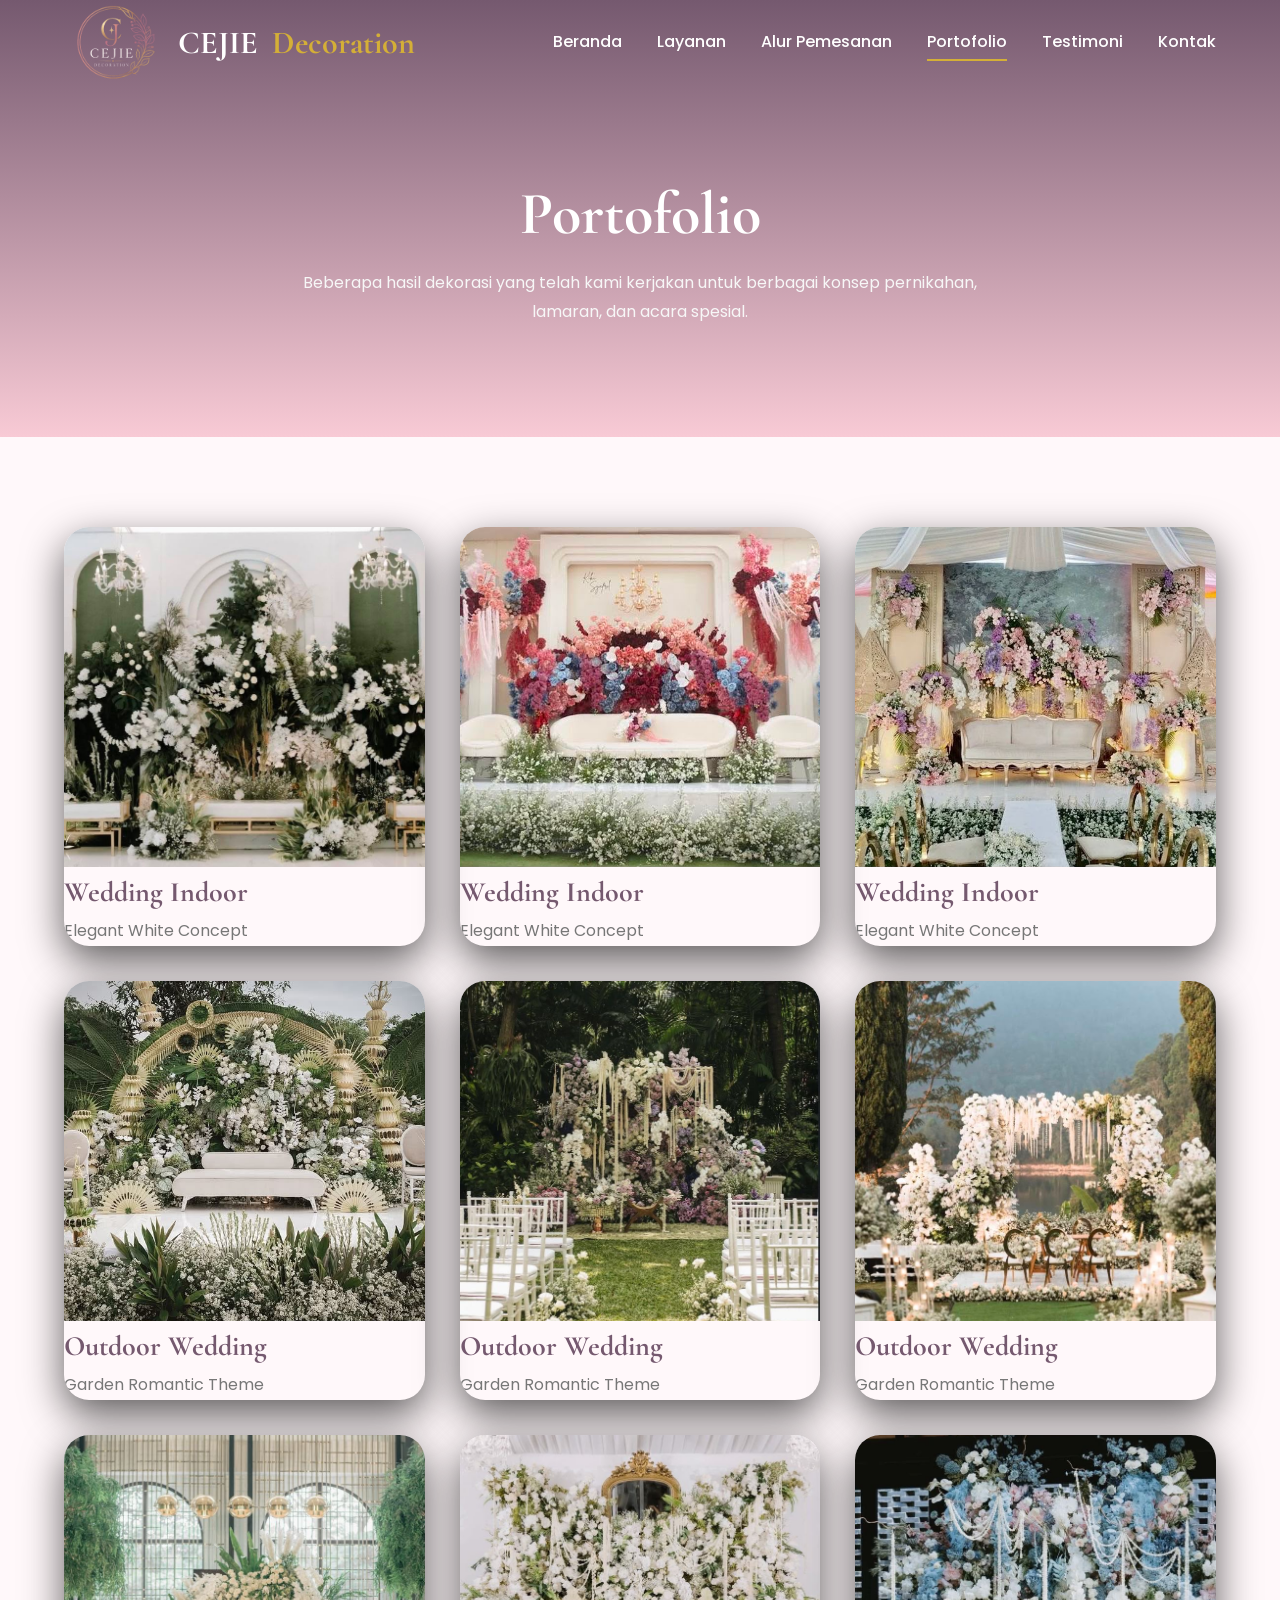
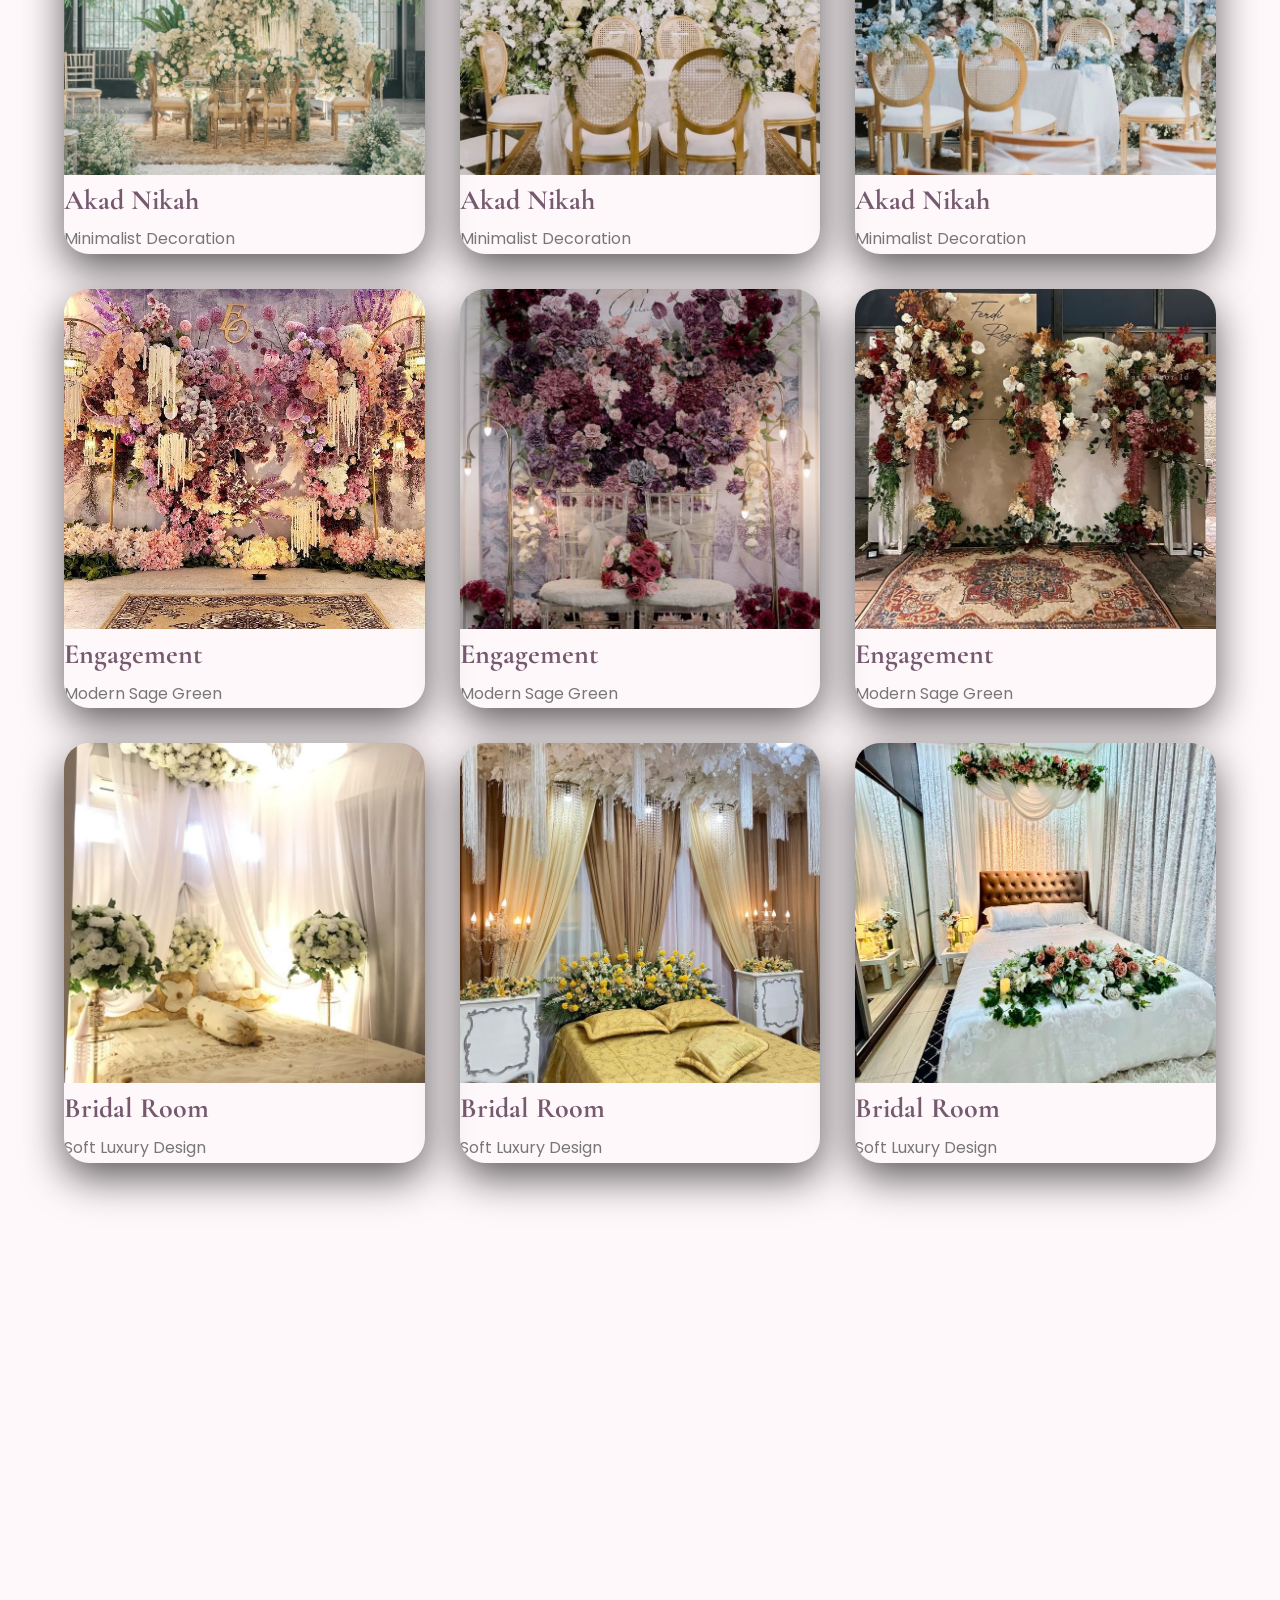
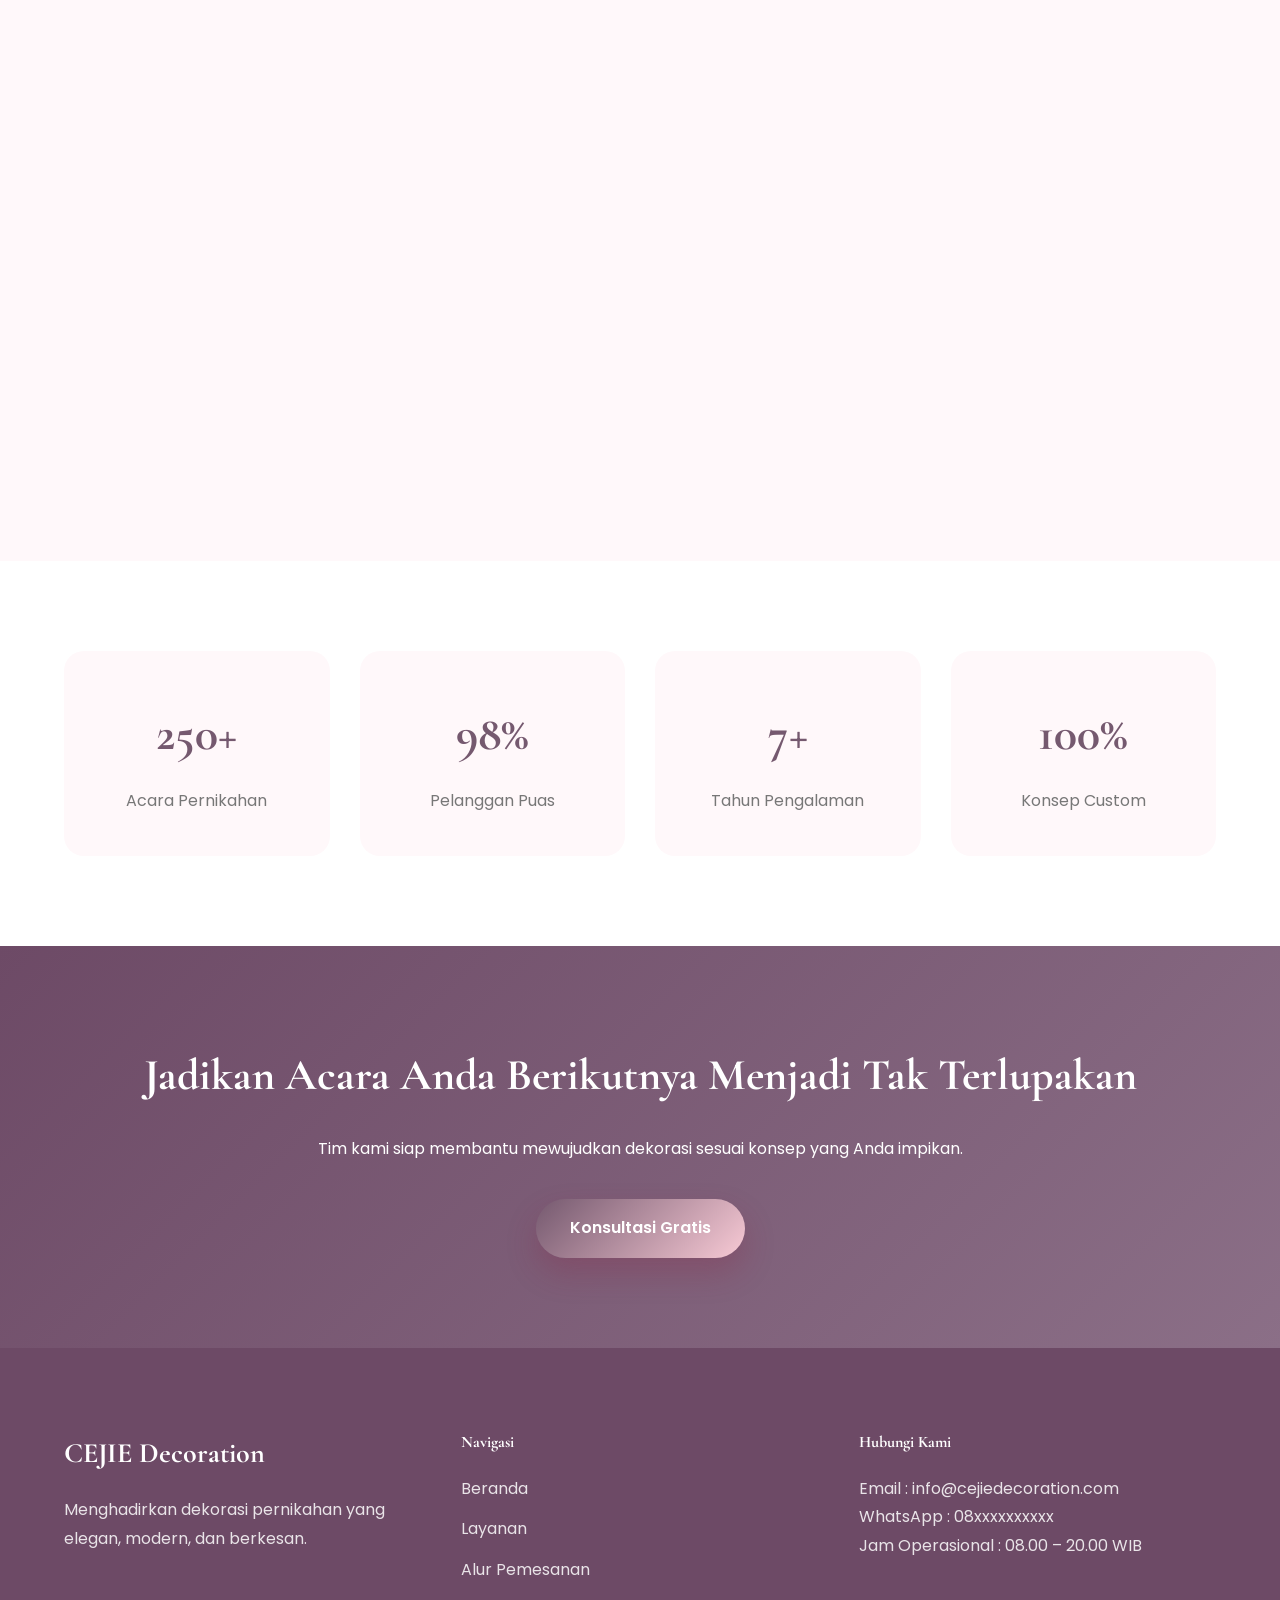
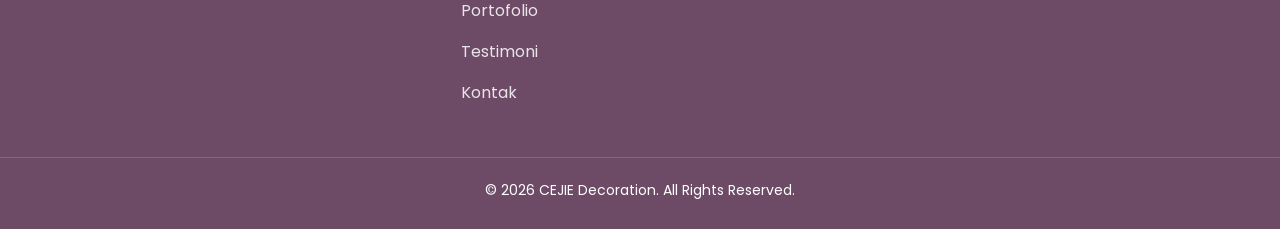
<file: portofolio.html>
<!DOCTYPE html>
<html lang="id">
<head>

    <meta charset="UTF-8">
    <meta name="viewport" content="width=device-width, initial-scale=1.0">

    <title>Portofolio | CEJIE Decoration</title>

    <meta name="description" content="Lihat berbagai hasil dekorasi pernikahan yang telah dikerjakan oleh CEJIE Decoration.">

    <link rel="stylesheet" href="style.css">

</head>

<script>
document.addEventListener("DOMContentLoaded", function () {
    const elements = document.querySelectorAll(".fade-up, .zoom");

    const observer = new IntersectionObserver(function(entries){
        entries.forEach(function(entry){
            if(entry.isIntersecting){
                entry.target.classList.add("show");
            }
        });
    },{
        threshold:0.15
    });

    elements.forEach(function(el){
        observer.observe(el);
    });
});
</script>

<body>

<!-- ================= HEADER ================= -->

<header>

    <div class="container">

        <nav class="navbar">

            <a href="testimoni.html" class="logo">
                <img src="gambar/logo.png" alt="Logo">
                CEJIE <span>Decoration</span>
            </a>

            <ul class="nav-menu">
                <li><a href="index.html">Beranda</a></li>
                <li><a href="layanan.html">Layanan</a></li>
                <li><a href="alurpemesanan.html">Alur Pemesanan</a></li>
                <li><a class="active" href="portofolio.html">Portofolio</a></li>
                <li><a href="testimoni.html">Testimoni</a></li>
                <li><a href="kontak.html">Kontak</a></li>

            </ul>

        </nav>

    </div>

</header>

<!-- ================= PAGE HERO ================= -->

<section class="page-banner fade-up">

    <div class="container">

        <h1>Portofolio</h1>

        <p>
            Beberapa hasil dekorasi yang telah kami kerjakan untuk
            berbagai konsep pernikahan, lamaran, dan acara spesial.
        </p>

    </div>

</section>

<section class="portfolio fade-up">
    <div class="container">
        <div class="portfolio-grid">

            <div class="portfolio-card zoom">
                <img src="gambar/indoor 2.jpeg" alt="Wedding Indoor">
                <div class="portfolio-content">
                    <h3>Wedding Indoor</h3>
                    <p>Elegant White Concept</p>
                </div>
            </div>

            <div class="portfolio-card zoom">
                <img src="gambar/indoor 3.jpeg" alt="Wedding Indoor">
                <div class="portfolio-content">
                    <h3>Wedding Indoor</h3>
                    <p>Elegant White Concept</p>
                </div>
            </div>

            <div class="portfolio-card zoom">
                <img src="gambar/indoor 4.jpeg" alt="Wedding Indoor">
                <div class="portfolio-content">
                    <h3>Wedding Indoor</h3>
                    <p>Elegant White Concept</p>
                </div>
            </div>

            <div class="portfolio-card zoom">
                <img src="gambar/outdoor 1.jpeg" alt="Outdoor Wedding">
                <div class="portfolio-content">
                    <h3>Outdoor Wedding</h3>
                    <p>Garden Romantic Theme</p>
                </div>
            </div>

            <div class="portfolio-card zoom">
                <img src="gambar/outdoor 2.jpeg" alt="Outdoor Wedding">
                <div class="portfolio-content">
                    <h3>Outdoor Wedding</h3>
                    <p>Garden Romantic Theme</p>
                </div>
            </div>

            <div class="portfolio-card zoom">
                <img src="gambar/outdoor 3.jpeg" alt="Outdoor Wedding">
                <div class="portfolio-content">
                    <h3>Outdoor Wedding</h3>
                    <p>Garden Romantic Theme</p>
                </div>
            </div>
            
            <div class="portfolio-card zoom">
                <img src="gambar/akad 1.jpeg" alt="Akad">
                <div class="portfolio-content">
                    <h3>Akad Nikah</h3>
                    <p>Minimalist Decoration</p>
                </div>
            </div>

            <div class="portfolio-card zoom">
                <img src="gambar/akad 2.jpeg" alt="Akad">
                <div class="portfolio-content">
                    <h3>Akad Nikah</h3>
                    <p>Minimalist Decoration</p>
                </div>
            </div>

            <div class="portfolio-card zoom">
                <img src="gambar/akad 3.jpeg" alt="Akad">
                <div class="portfolio-content">
                    <h3>Akad Nikah</h3>
                    <p>Minimalist Decoration</p>
                </div>
            </div>

            <div class="portfolio-card zoom">
                <img src="gambar/lamaran 1.jpeg" alt="Lamaran">
                <div class="portfolio-content">
                    <h3>Engagement</h3>
                    <p>Modern Sage Green</p>
                </div>
            </div>

            <div class="portfolio-card zoom">
                <img src="gambar/lamaran 2.jpeg" alt="Lamaran">
                <div class="portfolio-content">
                    <h3>Engagement</h3>
                    <p>Modern Sage Green</p>
                </div>
            </div>

            <div class="portfolio-card zoom">
                <img src="gambar/lamaran 3.jpeg" alt="Lamaran">
                <div class="portfolio-content">
                    <h3>Engagement</h3>
                    <p>Modern Sage Green</p>
                </div>
            </div>

            <div class="portfolio-card zoom">
                <img src="gambar/kamar 1.jpeg" alt="Bridal Room">
                <div class="portfolio-content">
                    <h3>Bridal Room</h3>
                    <p>Soft Luxury Design</p>
                </div>
            </div>

            <div class="portfolio-card zoom">
                <img src="gambar/kamar 2.jpeg" alt="Bridal Room">
                <div class="portfolio-content">
                    <h3>Bridal Room</h3>
                    <p>Soft Luxury Design</p>
                </div>
            </div>

            <div class="portfolio-card zoom">
                <img src="gambar/kamar 3.jpeg" alt="Bridal Room">
                <div class="portfolio-content">
                    <h3>Bridal Room</h3>
                    <p>Soft Luxury Design</p>
                </div>
            </div>

            <div class="portfolio-card zoom">
                <img src="gambar/photobooth 1.jpeg" alt="Photo Booth">
                <div class="portfolio-content">
                    <h3>Photo Booth</h3>
                    <p>Floral Decoration</p>
                </div>
            </div>

            <div class="portfolio-card zoom">
                <img src="gambar/photobooth 2.jpeg" alt="Photo Booth">
                <div class="portfolio-content">
                    <h3>Photo Booth</h3>
                    <p>Floral Decoration</p>
                </div>
            </div>

            <div class="portfolio-card zoom">
                <img src="gambar/photobooth 3.jpeg" alt="Photo Booth">
                <div class="portfolio-content">
                    <h3>Photo Booth</h3>
                    <p>Floral Decoration</p>
                </div>
            </div>

            <div class="portfolio-card zoom">
                <img src="gambar/entrance 1.jpeg" alt="Entrance">
                <div class="portfolio-content">
                    <h3>Entrance Gate</h3>
                    <p>Luxury Floral Entrance</p>
                </div>
            </div>

            <div class="portfolio-card zoom">
                <img src="gambar/entrance 2.jpeg" alt="Entrance">
                <div class="portfolio-content">
                    <h3>Entrance Gate</h3>
                    <p>Luxury Floral Entrance</p>
                </div>
            </div>

            <div class="portfolio-card zoom">
                <img src="gambar/entrance 3.jpeg" alt="Entrance">
                <div class="portfolio-content">
                    <h3>Entrance Gate</h3>
                    <p>Luxury Floral Entrance</p>
                </div>
            </div>

        </div>

    </div>

</section>

<!-- ================= STATS ================= -->

<section class="statistics fade-up">

    <div class="container">

        <div class="stats-grid">

            <div class="stats-card zoom">

                <h2>250+</h2>

                <p>Acara Pernikahan</p>

            </div>

            <div class="stats-card zoom">

                <h2>98%</h2>

                <p>Pelanggan Puas</p>

            </div>

            <div class="stats-card zoom">

                <h2>7+</h2>

                <p>Tahun Pengalaman</p>

            </div>

            <div class="stats-card zoom">

                <h2>100%</h2>

                <p>Konsep Custom</p>

            </div>

        </div>

    </div>

</section>

<!-- ================= CTA ================= -->

<section class="cta fade-up">

    <div class="container">

        <h2>
            Jadikan Acara Anda Berikutnya Menjadi Tak Terlupakan
        </h2>

        <p>
            Tim kami siap membantu mewujudkan dekorasi sesuai konsep
            yang Anda impikan.
        </p>

        <a href="kontak.html" class="btn-primary">
            Konsultasi Gratis
        </a>

    </div>

</section>

<!-- ================= FOOTER ================= -->

<footer>

    <div class="container footer-grid">

        <div>

            <h3>CEJIE Decoration</h3>

            <p>
                Menghadirkan dekorasi pernikahan yang elegan,
                modern, dan berkesan.
            </p>

        </div>

        <div>

            <h4>Navigasi</h4>

            <ul>

                <li><a href="index.html">Beranda</a></li>
                <li><a href="layanan.html">Layanan</a></li>
                <li><a href="alurpemesanan.html">Alur Pemesanan</a></li>
                <li><a href="portofolio.html">Portofolio</a></li>
                <li><a href="testimoni.html">Testimoni</a></li>
                <li><a href="kontak.html">Kontak</a></li>

            </ul>

        </div>

        <div>

            <h4>Hubungi Kami</h4>

            <p>Email : info@cejiedecoration.com</p>

            <p>WhatsApp : 08xxxxxxxxxx</p>

            <p>Jam Operasional : 08.00 – 20.00 WIB</p>

        </div>

    </div>

    <div class="copyright">

        © 2026 CEJIE Decoration. All Rights Reserved.

    </div>

</footer>

</body>
</html>
</file>
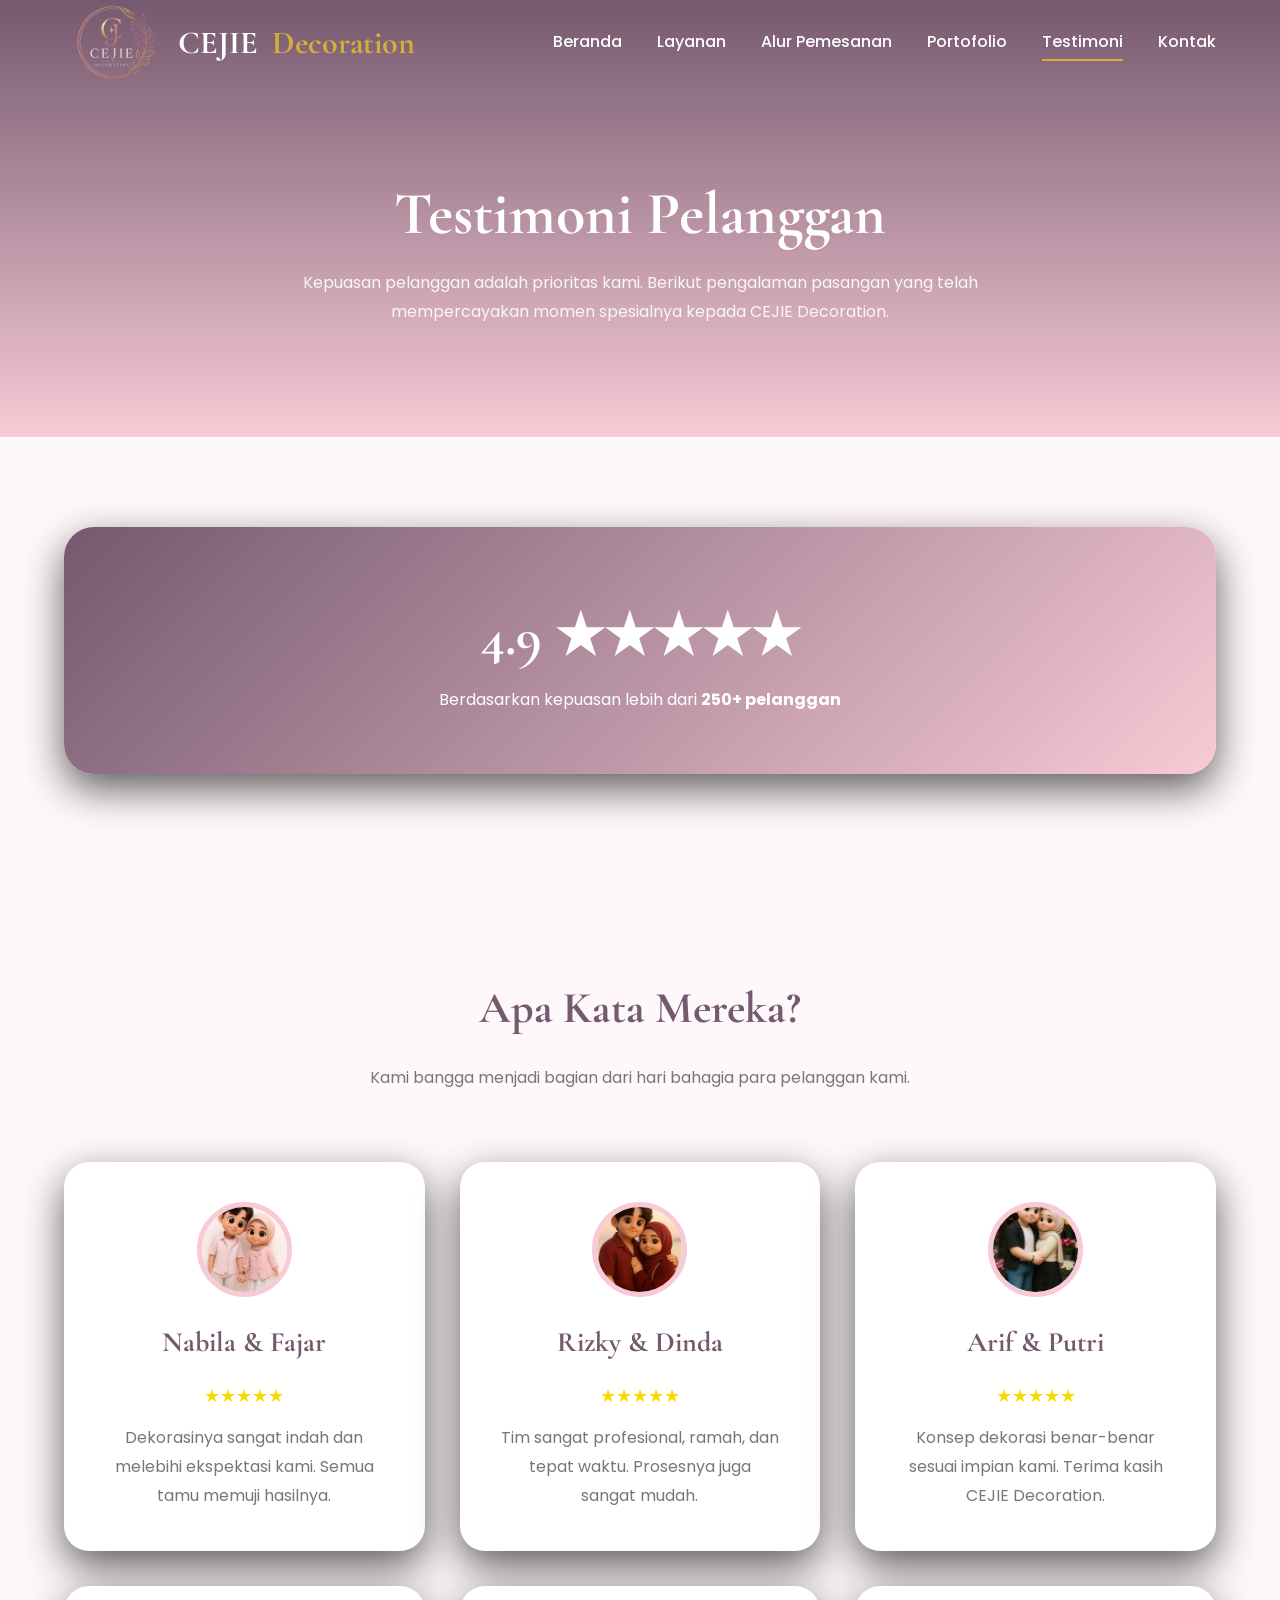
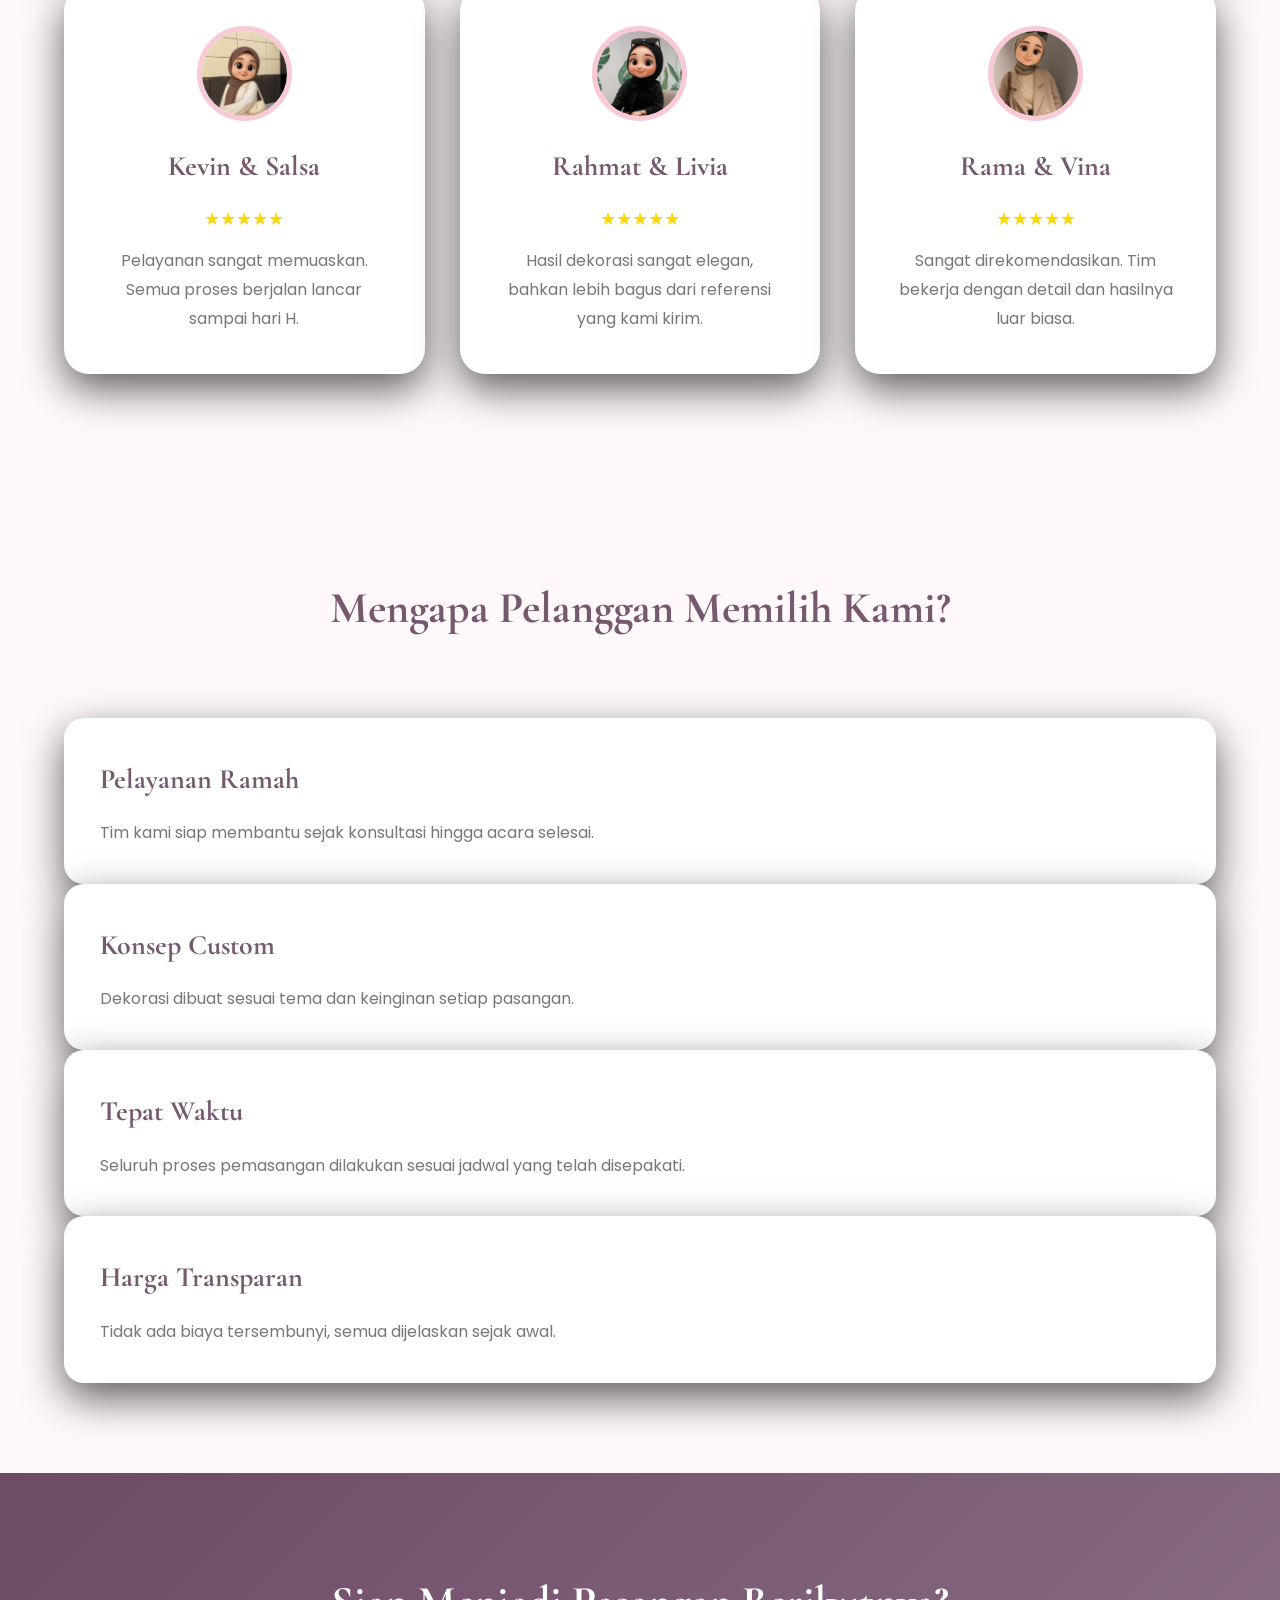
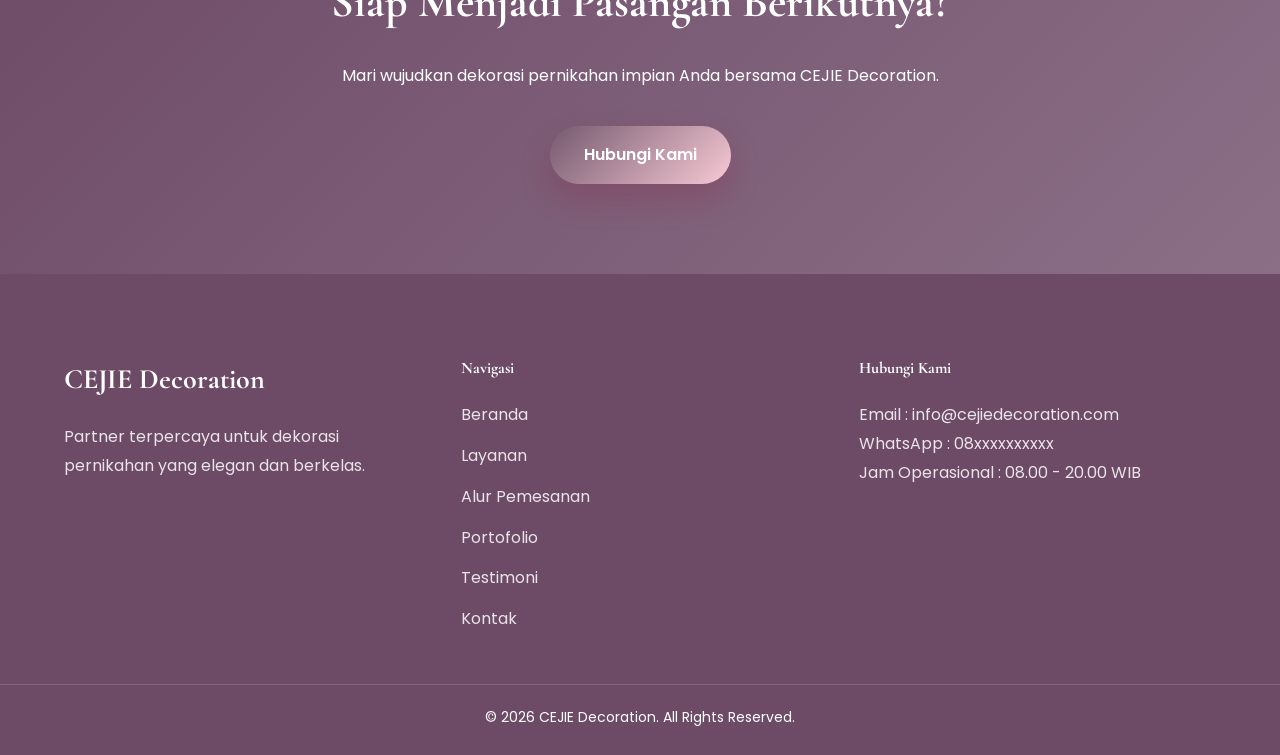
<file: testimoni.html>
<!DOCTYPE html>
<html lang="id">

<head>

    <meta charset="UTF-8">
    <meta name="viewport" content="width=device-width, initial-scale=1.0">

    <title>Testimoni | CEJIE Decoration</title>

    <meta name="description" content="Lihat pengalaman pelanggan yang telah mempercayakan dekorasi pernikahannya kepada CEJIE Decoration.">

    <link rel="stylesheet" href="style.css">

</head>

<script>
document.addEventListener("DOMContentLoaded", function () {
    const elements = document.querySelectorAll(".fade-up, .zoom");

    const observer = new IntersectionObserver(function(entries){
        entries.forEach(function(entry){
            if(entry.isIntersecting){
                entry.target.classList.add("show");
            }
        });
    },{
        threshold:0.15
    });

    elements.forEach(function(el){
        observer.observe(el);
    });
});
</script>

<body>

<!-- ================= HEADER ================= -->

<header>

    <div class="container">

        <nav class="navbar">

            <a href="testimoni.html" class="logo">
                <img src="gambar/logo.png" alt="Logo">
                CEJIE <span>Decoration</span>
            </a>

            <ul class="nav-menu">
                <li><a href="index.html">Beranda</a></li>
                <li><a href="layanan.html">Layanan</a></li>
                <li><a href="alurpemesanan.html">Alur Pemesanan</a></li>
                <li><a href="portofolio.html">Portofolio</a></li>
                <li><a class="active" href="testimoni.html">Testimoni</a></li>
                <li><a href="kontak.html">Kontak</a></li>
            </ul>

        </nav>

    </div>

</header>

<!-- ================= HERO ================= -->

<section class="page-banner fade-up">

    <div class="container">

        <h1>Testimoni Pelanggan</h1>

        <p>
            Kepuasan pelanggan adalah prioritas kami.
            Berikut pengalaman pasangan yang telah mempercayakan
            momen spesialnya kepada CEJIE Decoration.
        </p>

    </div>

</section>

<!-- ================= RATING ================= -->

<section class="rating-section fade-up">
    <div class="container">
        <div class="rating-box">
            <h2>4.9 ★★★★★</h2>
            <p>
                Berdasarkan kepuasan lebih dari
                <strong>250+ pelanggan</strong>
            </p>
        </div>
    </div>
</section>

<!-- ================= TESTIMONIAL ================= -->

<section class="testimonial-section fade-up">
    <div class="container">
        <div class="section-title">
            <h2>Apa Kata Mereka?</h2>
            <p>
                Kami bangga menjadi bagian dari hari bahagia
                para pelanggan kami.
            </p>
        </div>
        <div class="testimonial-grid">

            <!-- CARD 1 -->
            <div class="testimonial-card zoom">
                <img src="gambar/client 1.jpeg" alt="Customer">
                <h3>Nabila & Fajar</h3>
                <span>★★★★★</span>
                <p>
                    Dekorasinya sangat indah dan melebihi ekspektasi kami.
                    Semua tamu memuji hasilnya.
                </p>
            </div>

            <!-- CARD 2 -->
            <div class="testimonial-card zoom">
                <img src="gambar/client 2.jpeg" alt="Customer">
                <h3>Rizky & Dinda</h3>
                <span>★★★★★</span>
                <p>
                    Tim sangat profesional, ramah,
                    dan tepat waktu. Prosesnya juga sangat mudah.
                </p>
            </div>

            <!-- CARD 3 -->
            <div class="testimonial-card zoom">
                <img src="gambar/client 3.jpeg" alt="Customer">
                <h3>Arif & Putri</h3>
                <span>★★★★★</span>
                <p>
                    Konsep dekorasi benar-benar sesuai impian kami.
                    Terima kasih CEJIE Decoration.
                </p>
            </div>

            <!-- CARD 4 -->
            <div class="testimonial-card zoom">
                <img src="gambar/client 4.jpeg" alt="Customer">
                <h3>Kevin & Salsa</h3>
                <span>★★★★★</span>
                <p>
                    Pelayanan sangat memuaskan.
                    Semua proses berjalan lancar sampai hari H.
                </p>
            </div>

            <!-- CARD 5 -->
            <div class="testimonial-card zoom">
                <img src="gambar/client 5.jpeg" alt="Customer">
                <h3>Rahmat & Livia</h3>
                <span>★★★★★</span>
                <p>
                    Hasil dekorasi sangat elegan,
                    bahkan lebih bagus dari referensi yang kami kirim.
                </p>
            </div>

            <!-- CARD 6 -->
            <div class="testimonial-card zoom">
                <img src="gambar/client 6.jpeg" alt="Customer">
                <h3>Rama & Vina</h3>
                <span>★★★★★</span>
                <p>
                    Sangat direkomendasikan.
                    Tim bekerja dengan detail dan hasilnya luar biasa.
                </p>
            </div>

        </div>

    </div>

</section>

<!-- ================= WHY TRUST ================= -->

<section class="why fade-up">
    <div class="container">
        <div class="section-title">
            <h2>Mengapa Pelanggan Memilih Kami?</h2>
        </div>
        <div class="card-grid">
            <div class="card zoom">
                <h3>Pelayanan Ramah</h3>
                <p>
                    Tim kami siap membantu sejak konsultasi hingga acara selesai.
                </p>
            </div>

            <div class="card zoom">
                <h3>Konsep Custom</h3>
                <p>
                    Dekorasi dibuat sesuai tema dan keinginan setiap pasangan.
                </p>
            </div>

            <div class="card zoom">
                <h3>Tepat Waktu</h3>
                <p>
                    Seluruh proses pemasangan dilakukan sesuai jadwal yang telah disepakati.
                </p>
            </div>

            <div class="card zoom">
                <h3>Harga Transparan</h3>
                <p>
                    Tidak ada biaya tersembunyi, semua dijelaskan sejak awal.
                </p>
            </div>

        </div>

    </div>

</section>

<!-- ================= CTA ================= -->

<section class="cta fade-up">
    <div class="container">
        <h2>
            Siap Menjadi Pasangan Berikutnya?
        </h2>
        <p>
            Mari wujudkan dekorasi pernikahan impian Anda bersama
            CEJIE Decoration.
        </p>

        <a href="kontak.html" class="btn-primary">
            Hubungi Kami
        </a>

    </div>

</section>

<!-- ================= FOOTER ================= -->

<footer>

    <div class="container footer-grid">
        <div>
            <h3>CEJIE Decoration</h3>
            <p>
                Partner terpercaya untuk dekorasi
                pernikahan yang elegan dan berkelas.
            </p>
        </div>

        <div>
            <h4>Navigasi</h4>
            <ul>
                <li><a href="index.html">Beranda</a></li>
                <li><a href="layanan.html">Layanan</a></li>
                <li><a href="alurpemesanan.html">Alur Pemesanan</a></li>
                <li><a href="portofolio.html">Portofolio</a></li>
                <li><a href="testimoni.html">Testimoni</a></li>
                <li><a href="kontak.html">Kontak</a></li>
            </ul>

        </div>

        <div>
            <h4>Hubungi Kami</h4>
            <p>Email : info@cejiedecoration.com</p>
            <p>WhatsApp : 08xxxxxxxxxx</p>
            <p>Jam Operasional : 08.00 - 20.00 WIB</p>
        </div>

    </div>

    <div class="copyright">

        © 2026 CEJIE Decoration. All Rights Reserved.

    </div>

</footer>

</body>
</html>
</file>
<file: style.css>
/* ================= GOOGLE FONT ================= */

@import url('https://fonts.googleapis.com/css2?family=Cormorant+Garamond:wght@400;500;600;700&family=Poppins:wght@300;400;500;600;700&display=swap');


/* ================= ROOT ================= */

:root{
    --primary:#75596F;
    --primary-dark:#6D4A66;
    --secondary:#F8CAD5;
    --accent:#F8CAD5;
    --gold:#D4AF37;
    --white:#ffffff;
    --bg:#FFF8FA;
    --card:#ffffff;
    --text:#803950;
    --text-light:#777777;
    --border:#f1dce3;
    --shadow:0 15px 40px rgba(0, 0, 0, 0.632);
    --shadow-hover:0 25px 60px #6D4A66;
    --radius:20px;
    --transition:.35s ease;
}

/* ================= INNER PAGE HEADER ================= */

body.inner-page header{
    background: #ffffff;
    backdrop-filter: blur(12px);
    box-shadow: 0 8px 25px rgba(0, 0, 0, 0.684);
}

body.inner-page .logo{
    color: var(--primary);
}

body.inner-page .nav-menu a{
    color: var(--primary);
}

body.inner-page .nav-menu a:hover,
body.inner-page .nav-menu a.active{
    color: var(--accent);
}

/* ================= RESET ================= */

*{
    margin:0;
    padding:0;
    box-sizing:border-box;
}

html{
    scroll-behavior:smooth;
}

body{
    font-family:'Poppins',sans-serif;
    background:var(--bg);
    color:var(--text);
    line-height:1.8;
    overflow-x:hidden;
}


/* ================= SELECTION ================= */

::selection{
    background:var(--primary);
    color:white;
}


/* ================= SCROLLBAR ================= */

::-webkit-scrollbar{
    width:10px;
}

::-webkit-scrollbar-track{
    background:#F9EEF2;
}

::-webkit-scrollbar-thumb{
    background:var(--primary);
    border-radius:20px;
}

::-webkit-scrollbar-thumb:hover{
    background:var(--accent);
}


/* ================= CONTAINER ================= */

.container{
    width:min(1180px,90%);
    margin:auto;
}

/* ================= GLOBAL ================= */

section{
    padding:90px 0;
}

img{
    display:block;
    max-width:100%;
}

a{
    text-decoration:none;
}

ul{
    list-style:none;
}

button{
    cursor:pointer;
    border:none;
}

/* ================= TYPOGRAPHY ================= */

h1,h2,h3,h4,h5{
    font-family:'Cormorant Garamond',serif;
    color:var(--primary);
    font-weight:700;
}

h1{
    font-size:60px;
    line-height:1.15;
}

h2{
    font-size:44px;
}

h3{
    font-size:28px;
}

p{
    color:var(--text-light);
    font-size:16px;
}

.section-title{
    text-align:center;
    margin-bottom:70px;
}

.section-title span{
    color:var(--accent);
    font-weight:600;
    text-transform:uppercase;
    letter-spacing:2px;
    font-size:13px;
}

.section-title h2{
    margin:15px 0;
}

.section-title p{
    max-width:700px;
    margin:auto;
}

/* ================= BUTTON ================= */

.btn-primary{
    display:inline-flex;
    align-items:center;
    justify-content:center;
    gap:10px;
    padding:15px 34px;
    background:linear-gradient(135deg,var(--primary),var(--accent));
    color:white;
    border-radius:50px;
    font-weight:600;
    transition:var(--transition);
    box-shadow:0 15px 30px rgba(139,30,63,.25);
}

.btn-primary:hover{
    transform:translateY(-5px);
    box-shadow:0 25px 45px rgba(139, 30, 63, 0.76);
}

.btn-secondary{
    display:inline-flex;
    align-items:center;
    justify-content:center;
    padding:15px 34px;
    border:2px solid var(--primary);
    color:var(--primary);
    border-radius:50px;
    transition:.3s;
    font-weight:600;
}

.btn-secondary:hover{
    background:var(--primary);
    color:white;
}

/* ================= HEADER ================= */

header{
    position:fixed;
    top:0;
    left:0;
    width:100%;
    z-index:999;
    transition:.4s;
}

header.scrolled{
    background:rgba(255,255,255,.95);
    backdrop-filter:blur(15px);
    box-shadow:0 10px 35px rgba(0,0,0,.08);
}

.navbar{
    height:85px;
    display:flex;
    justify-content:space-between;
    align-items:center;
}

.logo{
    display:flex;
    align-items:center;
    gap:14px;
    font-size:32px;
    color:white;
    font-family:'Cormorant Garamond',serif;
    font-weight:700;
}

.logo img{
    width:100px;
    height:100px;
    object-fit:contain;
}

.logo span{
    color:var(--gold);
}

header.scrolled .logo{
    color:var(--primary);
}

.logo span{
    color:var(--gold);
}

.nav-menu{
    display:flex;
    gap:35px;
}

.nav-menu a{
    color:white;
    font-weight:500;
    position:relative;
    transition:.3s;
}

header.scrolled .nav-menu a{
    color:var(--primary);
}

.nav-menu a::after{
    content:"";
    position:absolute;
    left:0;
    bottom:-8px;
    width:0;
    height:2px;
    background:var(--gold);
    transition:.35s;
}

.nav-menu a:hover::after,
.nav-menu a.active::after{
    width:100%;
}

.nav-menu a:hover{
    color:var(--gold);
}

/*================ HERO =================*/
.hero{
    position:relative;
    min-height:100vh;
    display:flex;
    justify-content:center;
    align-items:center;
    text-align:center;
    background:url("gambar/background.jpg") center center/cover no-repeat;
    overflow:hidden;
}

.hero-overlay{
    position:absolute;
    inset:0;
    background:rgba(95, 63, 87, 0.838);
}

.hero .container{
    position:relative;
    z-index:2;
}

.hero-content{
    max-width:900px;
    margin:auto;
}

.hero-subtitle{
    color:#fff;
    letter-spacing:6px;
    text-transform:uppercase;
    font-size:15px;
}

.hero h1{
    color:white;
    font-size:72px;
    line-height:1.15;
    margin:25px 0;
}

.hero h1 span{
    color:var(--gold);
}

.hero p{
    color:#f5f5f5;
    max-width:760px;
    margin:0 auto 40px;
    font-size:18px;
}

.hero-buttons{
    display:flex;
    justify-content:center;
    gap:20px;
    flex-wrap:wrap;
}

/*=================PAGE BANNER==================*/

.page-banner{
    padding:180px 0 110px;
    text-align:center;
    background:
    linear-gradient(#75596F,#F8CAD5),
    url("gambar/background.jpg") center/cover;
}

.page-banner h1{

    color:white;

    margin-bottom:20px;

}

.page-banner p{

    color:#f7f7f7;

    max-width:700px;

    margin:auto;

}

/*============= CARD =============*/

.card{
    background:var(--white);
    border-radius:var(--radius);
    padding:35px;
    box-shadow:var(--shadow);
    transition:var(--transition);
    border:1px solid transparent;
}

.card:hover{
    transform:translateY(-10px);
    box-shadow:var(--shadow-hover);
    border-color:var(--secondary);
}

.card i{
    font-size:45px;
    color:var(--primary);
    margin-bottom:20px;
}

.card h3{
    margin-bottom:15px;
}

/*=============== SERVICE =================*/

.service{
    background:white;
}

.service-grid{
    display:grid;
    grid-template-columns:repeat(auto-fit,minmax(320px,1fr));
    gap:35px;
}

.service-card{
    background:white;
    border-radius:25px;
    overflow:hidden;
    box-shadow:var(--shadow);
    transition:.4s;
}

.service-card:hover{
    transform:translateY(-10px);
    box-shadow:var(--shadow-hover);
}

.service-card img{
    width:100%;
    height:260px;
    object-fit:cover;
}

.service-content{
    padding:30px;
}

.service-content h3{
    margin-bottom:15px;
}

.service-content p{
    margin-bottom:20px;
}

.service-price{
    font-size:22px;
    color:var(--accent);
    font-weight:700;
}

/*============ TIMELINE ==============*/

.timeline{
    position:relative;
    max-width:900px;
    margin:auto;
}

.timeline::before{
    content:"";
    position:absolute;
    left:28px;
    top:0;
    width:4px;
    height:100%;
    background:var(--secondary);
}

.timeline-item{
    display:flex;
    gap:30px;
    margin-bottom:50px;
}

.timeline-number{
    width:60px;
    height:60px;
    min-width:60px;
    border-radius:50%;
    background:linear-gradient(135deg,var(--primary),var(--accent));
    display:flex;
    justify-content:center;
    align-items:center;
    color:white;
    font-weight:bold;
    font-size:20px;
    box-shadow:0 10px 25px rgba(139,30,63,.25);
}

.timeline-content{
    flex:1;
    background:white;
    padding:30px;
    border-radius:20px;
    box-shadow:var(--shadow);
}

.timeline-content h3{
    margin-bottom:15px;
}

/*=============== PORTFOLIO =================*/

.portfolio{
    background:var(--bg);
}

.portfolio-filter{
    display:flex;
    justify-content:center;
    flex-wrap:wrap;
    gap:15px;
    margin-bottom:60px;
}

.portfolio-filter button{
    padding:12px 28px;
    border-radius:50px;
    background:white;
    color:var(--primary);
    font-weight:600;
    transition:.3s;
    box-shadow:0 5px 20px rgba(0,0,0,.08);
}

.portfolio-filter button:hover,
.portfolio-filter button.active{
    background:var(--primary);
    color:white;
}

.portfolio-grid{
    display:grid;
    grid-template-columns:repeat(auto-fit,minmax(330px,1fr));
    gap:35px;
}

.portfolio-card{
    position:relative;
    overflow:hidden;
    border-radius:25px;
    box-shadow:var(--shadow);
    cursor:pointer;
}

.portfolio-card img{
    width:100%;
    height:340px;
    object-fit:cover;
    transition:.6s;
}

.portfolio-card:hover img{
    transform:scale(1.12);
}

.portfolio-overlay{
    position:absolute;
    inset:0;
    background:linear-gradient(
        transparent,
        rgba(0,0,0,.75)
    );

    display:flex;
    justify-content:flex-end;
    flex-direction:column;
    padding:30px;
    opacity:0;
    transition:.4s;
}

.portfolio-card:hover .portfolio-overlay{
    opacity:1;
}

.portfolio-overlay h3{
    color:white;
    margin-bottom:10px;
}

.portfolio-overlay p{
    color:#f3f3f3;
}

/*============ STATISTIC ==============*/

.statistics{
    background:white;
}

.stats-grid{
    display:grid;
    grid-template-columns:repeat(auto-fit,minmax(220px,1fr));
    gap:30px;
}

.stats-card{
    background:var(--bg);
    padding:40px;
    border-radius:20px;
    text-align:center;
    transition:.3s;
}

.stats-card:hover{
    transform:translateY(-8px);
}

.stats-card h2{
    font-size:48px;
    color:var(--primary);
}

.stats-card p{
    margin-top:10px;
}

/*============= TESTIMONIAL ===============*/

.testimonial-grid{
    display:grid;
    grid-template-columns:repeat(auto-fit,minmax(330px,1fr));
    gap:35px;
}

.testimonial-card{
    background:white;
    padding:40px;
    border-radius:25px;
    box-shadow:var(--shadow);
    transition:.35s;
    text-align:center;
}

.testimonial-card:hover{
    transform:translateY(-10px);
    box-shadow:var(--shadow-hover);
}

.testimonial-card img{
    width:95px;
    height:95px;
    border-radius:50%;
    object-fit:cover;
    margin:auto;
    margin-bottom:20px;
    border:5px solid var(--secondary);
}

.testimonial-card span{
    color:gold;
    font-size:18px;
    display:block;
    margin:12px 0;
}

/*============ RATING ==============*/

.rating-box{
    background:linear-gradient(135deg,var(--primary),var(--accent));
    color:white;
    padding:60px;
    border-radius:30px;
    text-align:center;
    box-shadow:var(--shadow);
}

.rating-box h2{
    color:white;
    font-size:55px;
}

.rating-box p{
    color:white;
}

/*============== CONTACT ================*/

.contact{
    background:var(--white);
}

.contact-grid{
    display:grid;
    grid-template-columns:1fr 1fr;
    gap:60px;
    align-items:start;
}

.contact-info{
    display:flex;
    flex-direction:column;
    gap:25px;
}

.info-box{
    display:flex;
    align-items:flex-start;
    gap:18px;
    padding:25px;
    background:var(--bg);
    border-radius:20px;
    transition:var(--transition);
    box-shadow:var(--shadow);
}

.info-box:hover{
    transform:translateY(-5px);
    box-shadow:var(--shadow-hover);
}

.info-box i{
    font-size:24px;
    color:var(--primary);
}

.contact-form{
    background:white;
    padding:40px;
    border-radius:25px;
    box-shadow:var(--shadow);
}

.contact-form form{
    display:flex;
    flex-direction:column;
    gap:20px;
}

.contact-form input,
.contact-form textarea,
.contact-form select{
    width:100%;
    padding:15px 18px;
    border:1px solid var(--border);
    border-radius:12px;
    outline:none;
    transition:.3s;
    font-size:15px;
}

.contact-form input:focus,
.contact-form textarea:focus,
.contact-form select:focus{
    border-color:var(--primary);
    box-shadow:0 0 0 4px rgba(139,30,63,.1);
}

/*============ FAQ =============*/

.faq{
    background:var(--bg);
}

.faq-item{
    background:white;
    padding:25px 30px;
    border-radius:18px;
    margin-bottom:20px;
    box-shadow:var(--shadow);
    transition:.3s;
}

.faq-item:hover{
    transform:translateY(-5px);
}

.faq-item h3{
    margin-bottom:10px;
}

/*============ CTA ==============*/

.cta{
    background: linear-gradient(135deg, #6D4A66, #8B6F87);
    text-align: center;
    color: white;
}

.cta h2{
    color:white;
    margin-bottom:20px;
}

.cta p{
    color:white;
    max-width:700px;
    margin:auto;
    margin-bottom:35px;
}

/*=========== FOOTER ============*/

footer{
    background:#6D4A66;
    color:white;
    padding:80px 0 25px;
}

.footer-grid{
    display:grid;
    grid-template-columns:repeat(auto-fit,minmax(240px,1fr));
    gap:40px;
    margin-bottom:50px;
}

.footer-grid h3,
.footer-grid h4{
    color:white;
    margin-bottom:18px;
}

.footer-grid p,
.footer-grid li,
.footer-grid a{
    color:rgba(255,255,255,.85);
    transition:.3s;
}

.footer-grid ul{
    display:flex;
    flex-direction:column;
    gap:12px;
}

.footer-grid a:hover{
    color:var(--gold);
    padding-left:6px;
}

.copyright{
    text-align:center;
    border-top:1px solid rgba(255,255,255,.15);
    padding-top:20px;
    font-size:14px;
}

/*============ BACK TO TOP ==============*/

.back-top{
    position:fixed;
    right:30px;
    bottom:30px;
    width:50px;
    height:50px;
    border-radius:50%;
    background:var(--primary);
    color:white;
    display:flex;
    align-items:center;
    justify-content:center;
    cursor:pointer;
    opacity:0;
    visibility:hidden;
    transition:.3s;
    z-index:999;
}

.back-top.show{
    opacity:1;
    visibility:visible;
}

.back-top:hover{
    background:var(--accent);
    transform:translateY(-5px);
}

/*=========== FLOATING WHATSAPP ============*/

.whatsapp{
    position:fixed;
    left:25px;
    bottom:25px;
    width:60px;
    height:60px;
    border-radius:50%;
    background:#25D366;
    color:white;
    display:flex;
    justify-content:center;
    align-items:center;
    font-size:30px;
    box-shadow:0 12px 30px rgba(0,0,0,.2);
    z-index:999;
    transition:.3s;
}

.whatsapp:hover{
    transform:scale(1.08);
}

/*========== ANIMATION ============*/

.fade-up{
    opacity:0;
    transform:translateY(40px);
    transition:1s;
}

.fade-up.show{
    opacity:1;
    transform:translateY(0);
}

.zoom{
    opacity:0;
    transform:scale(.9);
    transition:1s;
}

.zoom.show{
    opacity:1;
    transform:scale(1);
}

/*=========== RESPONSIVE =============*/

@media(max-width:992px){
.hero h1{
    font-size:46px;
}

.contact-grid{
    grid-template-columns:1fr;
}

.nav-menu{
    gap:20px;
}
}

@media(max-width:768px){
section{
    padding:70px 0;
}

.navbar{
    height:75px;
}

.hero{
    text-align:center;
}

.hero-buttons{
    justify-content:center;
}

h1{
    font-size:38px;
}

h2{
    font-size:34px;
}

.page-banner{
    padding:140px 0 80px;
}
}

@media(max-width:576px){
.container{
    width:92%;
}
.nav-menu{
    display:none;
}

.hero{
    min-height:85vh;
}

.btn-primary,
.btn-secondary{
    width:100%;
}

.info-box{
    flex-direction:column;
    text-align:center;
}

.contact-form{
    padding:25px;
}

.footer-grid{
    text-align:center;
}

}
</file>
